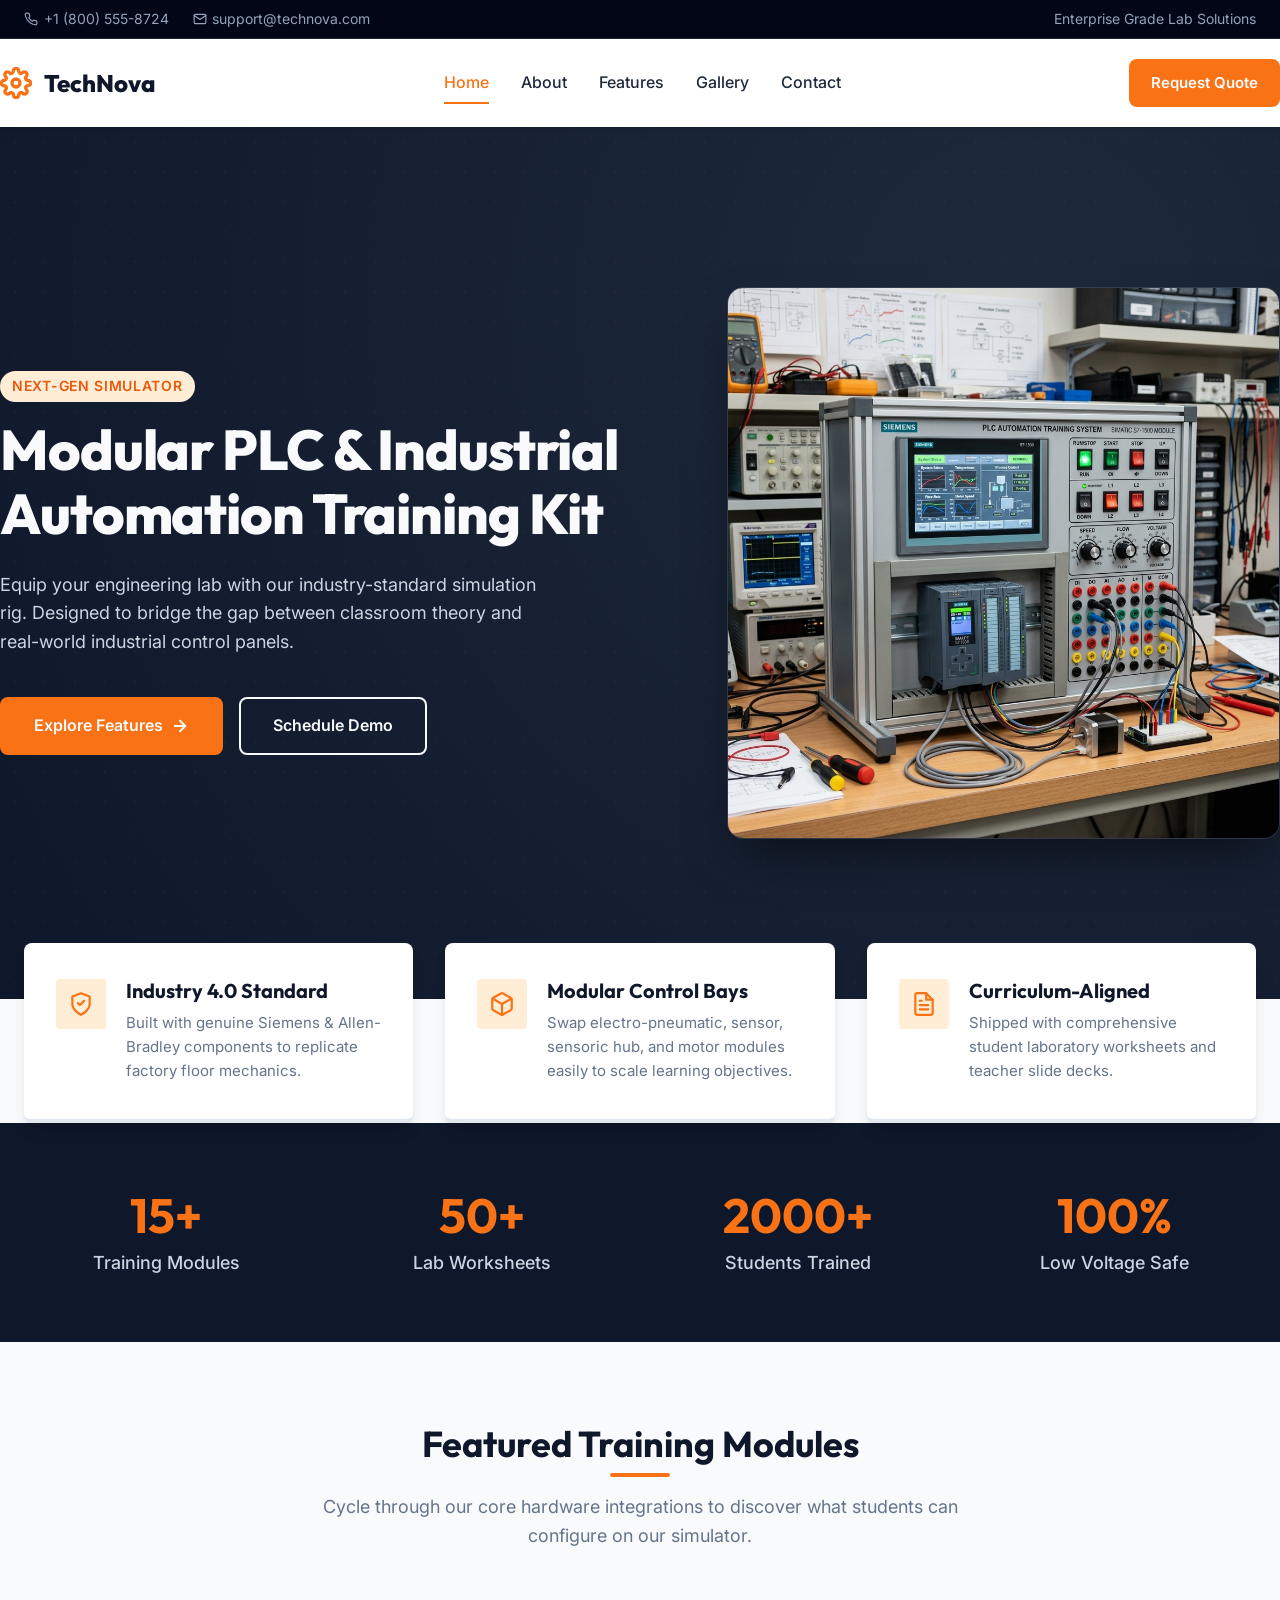
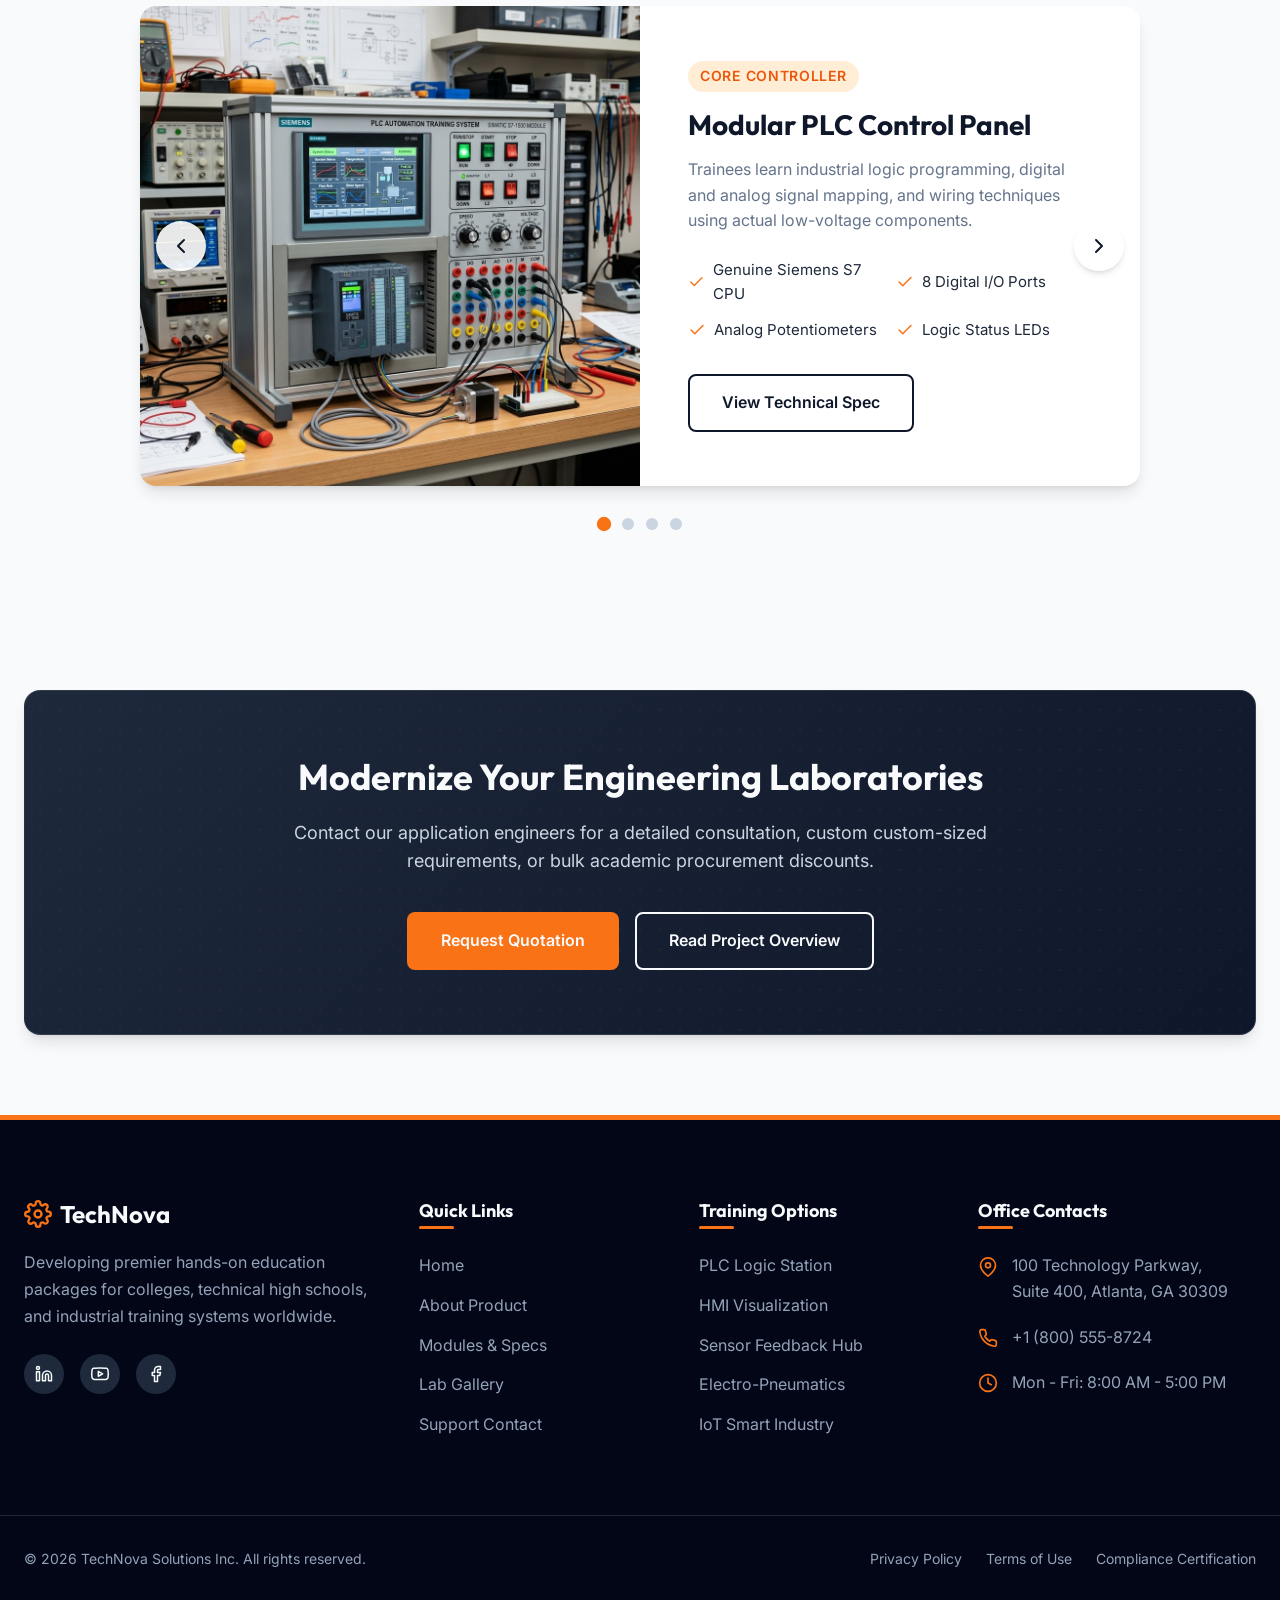
<file: index.html>
<!DOCTYPE html>
<html lang="en">
<head>
    <meta charset="UTF-8">
    <meta name="viewport" content="width=device-width, initial-scale=1.0">
    <meta name="description" content="TechNova Industrial Training Kit - Modern PLC, HMI, Sensor and Pneumatic simulator platform for vocational colleges, engineering labs, and professional training.">
    <title>Industrial Automation & PLC Training Kit | TechNova</title>
    <!-- Stylesheet -->
    <link rel="stylesheet" href="css/style.css">
</head>
<body>

    <!-- Top Info Bar -->
    <div class="top-bar">
        <div class="container">
            <div class="top-bar-info">
                <span>
                    <!-- Phone Icon SVG -->
                    <svg xmlns="http://www.w3.org/2000/svg" width="14" height="14" viewBox="0 0 24 24" fill="none" stroke="currentColor" stroke-width="2" stroke-linecap="round" stroke-linejoin="round"><path d="M22 16.92v3a2 2 0 0 1-2.18 2 19.79 19.79 0 0 1-8.63-3.07 19.5 19.5 0 0 1-6-6 19.79 19.79 0 0 1-3.07-8.67A2 2 0 0 1 4.11 2h3a2 2 0 0 1 2 1.72 12.84 12.84 0 0 0 .7 2.81 2 2 0 0 1-.45 2.11L8.09 9.91a16 16 0 0 0 6 6l1.27-1.27a2 2 0 0 1 2.11-.45 12.84 12.84 0 0 0 2.81.7A2 2 0 0 1 22 16.92z"></path></svg>
                    +1 (800) 555-8724
                </span>
                <span>
                    <!-- Mail Icon SVG -->
                    <svg xmlns="http://www.w3.org/2000/svg" width="14" height="14" viewBox="0 0 24 24" fill="none" stroke="currentColor" stroke-width="2" stroke-linecap="round" stroke-linejoin="round"><path d="M4 4h16c1.1 0 2 .9 2 2v12c0 1.1-.9 2-2 2H4c-1.1 0-2-.9-2-2V6c0-1.1.9-2 2-2z"></path><polyline points="22,6 12,13 2,6"></polyline></svg>
                    support@technova.com
                </span>
            </div>
            <div class="top-bar-social">
                <span>Enterprise Grade Lab Solutions</span>
            </div>
        </div>
    </div>

    <!-- Header Navigation -->
    <header>
        <div class="container navbar">
            <a href="index.html" class="logo" id="headerLogo">
                <!-- Cog/Settings Icon SVG -->
                <svg xmlns="http://www.w3.org/2000/svg" width="32" height="32" viewBox="0 0 24 24" fill="none" stroke="currentColor" stroke-width="2.5" stroke-linecap="round" stroke-linejoin="round"><circle cx="12" cy="12" r="3"></circle><path d="M19.4 15a1.65 1.65 0 0 0 .33 1.82l.06.06a2 2 0 1 1-2.83 2.83l-.06-.06a1.65 1.65 0 0 0-1.82-.33 1.65 1.65 0 0 0-1 1.51V21a2 2 0 0 1-4 0v-.09A1.65 1.65 0 0 0 9 19.4a1.65 1.65 0 0 0-1.82.33l-.06.06a2 2 0 1 1-2.83-2.83l.06-.06a1.65 1.65 0 0 0 .33-1.82 1.65 1.65 0 0 0-1.51-1H3a2 2 0 0 1 0-4h.09A1.65 1.65 0 0 0 4.6 9a1.65 1.65 0 0 0-.33-1.82l-.06-.06a2 2 0 1 1 2.83-2.83l.06.06a1.65 1.65 0 0 0 1.82.33H9a1.65 1.65 0 0 0 1-1.51V3a2 2 0 0 1 4 0v.09a1.65 1.65 0 0 0 1 1.51 1.65 1.65 0 0 0 1.82-.33l.06-.06a2 2 0 1 1 2.83 2.83l-.06.06a1.65 1.65 0 0 0-.33 1.82V9a1.65 1.65 0 0 0 1.51 1H21a2 2 0 0 1 0 4h-.09a1.65 1.65 0 0 0-1.51 1z"></path></svg>
                <span>TechNova</span>
            </a>
            
            <nav class="nav-menu" id="navMenu">
                <a href="index.html" class="nav-link active">Home</a>
                <a href="about.html" class="nav-link">About</a>
                <a href="features.html" class="nav-link">Features</a>
                <a href="gallery.html" class="nav-link">Gallery</a>
                <a href="contact.html" class="nav-link">Contact</a>
            </nav>

            <div class="nav-cta">
                <a href="contact.html" class="btn btn-primary" style="padding: 0.6rem 1.25rem; font-size: 0.9375rem;">Request Quote</a>
            </div>

            <button class="hamburger" aria-label="Toggle menu" id="hamburgerMenu">
                <span></span>
                <span></span>
                <span></span>
            </button>
        </div>
    </header>

    <!-- Main Content -->
    <main>
        
        <!-- Hero Section -->
        <section class="hero">
            <div class="container hero-grid">
                <div class="hero-content">
                    <span class="badge">Next-Gen Simulator</span>
                    <h1>Modular PLC & Industrial Automation Training Kit</h1>
                    <p>Equip your engineering lab with our industry-standard simulation rig. Designed to bridge the gap between classroom theory and real-world industrial control panels.</p>
                    <div class="hero-actions">
                        <a href="features.html" class="btn btn-primary">
                            Explore Features
                            <svg xmlns="http://www.w3.org/2000/svg" width="18" height="18" viewBox="0 0 24 24" fill="none" stroke="currentColor" stroke-width="2.5" stroke-linecap="round" stroke-linejoin="round"><line x1="5" y1="12" x2="19" y2="12"></line><polyline points="12,5 19,12 12,19"></polyline></svg>
                        </a>
                        <a href="contact.html" class="btn btn-outline-white">Schedule Demo</a>
                    </div>
                </div>
                <div class="hero-image">
                    <img src="images/hero_training_kit.png" alt="TechNova Industrial PLC Automation Training Kit module showing wiring, LCD screen, switches">
                </div>
            </div>
        </section>

        <!-- Overlapping Highlights Cards -->
        <section class="container highlights-grid">
            <div class="grid grid-3">
                
                <!-- Highlight 1 -->
                <div class="highlight-card">
                    <div class="highlight-icon">
                        <!-- Shield Check Icon SVG -->
                        <svg xmlns="http://www.w3.org/2000/svg" width="24" height="24" viewBox="0 0 24 24" fill="none" stroke="currentColor" stroke-width="2" stroke-linecap="round" stroke-linejoin="round"><path d="M12 22s8-4 8-10V5l-8-3-8 3v7c0 6 8 10 8 10z"></path><path d="m9 11 2 2 4-4"></path></svg>
                    </div>
                    <div class="highlight-info">
                        <h3>Industry 4.0 Standard</h3>
                        <p>Built with genuine Siemens & Allen-Bradley components to replicate factory floor mechanics.</p>
                    </div>
                </div>

                <!-- Highlight 2 -->
                <div class="highlight-card">
                    <div class="highlight-icon">
                        <!-- Box/Layout Icon SVG -->
                        <svg xmlns="http://www.w3.org/2000/svg" width="24" height="24" viewBox="0 0 24 24" fill="none" stroke="currentColor" stroke-width="2" stroke-linecap="round" stroke-linejoin="round"><path d="M21 16V8a2 2 0 0 0-1-1.73l-7-4a2 2 0 0 0-2 0l-7 4A2 2 0 0 0 3 8v8a2 2 0 0 0 1 1.73l7 4a2 2 0 0 0 2 0l7-4A2 2 0 0 0 21 16z"></path><polyline points="3.27 6.96 12 12.01 20.73 6.96"></polyline><line x1="12" y1="22.08" x2="12" y2="12"></line></svg>
                    </div>
                    <div class="highlight-info">
                        <h3>Modular Control Bays</h3>
                        <p>Swap electro-pneumatic, sensor, sensoric hub, and motor modules easily to scale learning objectives.</p>
                    </div>
                </div>

                <!-- Highlight 3 -->
                <div class="highlight-card">
                    <div class="highlight-icon">
                        <!-- FileText Icon SVG -->
                        <svg xmlns="http://www.w3.org/2000/svg" width="24" height="24" viewBox="0 0 24 24" fill="none" stroke="currentColor" stroke-width="2" stroke-linecap="round" stroke-linejoin="round"><path d="M14 2H6a2 2 0 0 0-2 2v16a2 2 0 0 0 2 2h12a2 2 0 0 0 2-2V8z"></path><polyline points="14 2 14 8 20 8"></polyline><line x1="16" y1="13" x2="8" y2="13"></line><line x1="16" y1="17" x2="8" y2="17"></line><polyline points="10 9 9 9 8 9"></polyline></svg>
                    </div>
                    <div class="highlight-info">
                        <h3>Curriculum-Aligned</h3>
                        <p>Shipped with comprehensive student laboratory worksheets and teacher slide decks.</p>
                    </div>
                </div>

            </div>
        </section>

        <!-- Stats Section -->
        <section class="section stats">
            <div class="container stats-grid">
                <div class="stat-item">
                    <h3>15+</h3>
                    <p>Training Modules</p>
                </div>
                <div class="stat-item">
                    <h3>50+</h3>
                    <p>Lab Worksheets</p>
                </div>
                <div class="stat-item">
                    <h3>2000+</h3>
                    <p>Students Trained</p>
                </div>
                <div class="stat-item">
                    <h3>100%</h3>
                    <p>Low Voltage Safe</p>
                </div>
            </div>
        </section>

        <!-- Detailed Carousel / Slider Section -->
        <section class="section slider-section">
            <div class="container">
                <div class="section-header">
                    <h2>Featured Training Modules</h2>
                    <p>Cycle through our core hardware integrations to discover what students can configure on our simulator.</p>
                </div>

                <!-- Slider Wrapper -->
                <div class="slider-container" tabindex="0">
                    <div class="slider-wrapper">
                        
                        <!-- Slide 1 -->
                        <div class="slide">
                            <div class="slide-image-wrapper">
                                <img src="images/hero_training_kit.png" alt="PLC Control Panel Module">
                            </div>
                            <div class="slide-content">
                                <span class="badge" style="width: fit-content;">Core Controller</span>
                                <h3>Modular PLC Control Panel</h3>
                                <p>Trainees learn industrial logic programming, digital and analog signal mapping, and wiring techniques using actual low-voltage components.</p>
                                <ul class="slide-features-list">
                                    <li>
                                        <svg xmlns="http://www.w3.org/2000/svg" width="16" height="16" viewBox="0 0 24 24" fill="none" stroke="currentColor" stroke-width="2" stroke-linecap="round" stroke-linejoin="round"><polyline points="20 6 9 17 4 12"></polyline></svg>
                                        Genuine Siemens S7 CPU
                                    </li>
                                    <li>
                                        <svg xmlns="http://www.w3.org/2000/svg" width="16" height="16" viewBox="0 0 24 24" fill="none" stroke="currentColor" stroke-width="2" stroke-linecap="round" stroke-linejoin="round"><polyline points="20 6 9 17 4 12"></polyline></svg>
                                        8 Digital I/O Ports
                                    </li>
                                    <li>
                                        <svg xmlns="http://www.w3.org/2000/svg" width="16" height="16" viewBox="0 0 24 24" fill="none" stroke="currentColor" stroke-width="2" stroke-linecap="round" stroke-linejoin="round"><polyline points="20 6 9 17 4 12"></polyline></svg>
                                        Analog Potentiometers
                                    </li>
                                    <li>
                                        <svg xmlns="http://www.w3.org/2000/svg" width="16" height="16" viewBox="0 0 24 24" fill="none" stroke="currentColor" stroke-width="2" stroke-linecap="round" stroke-linejoin="round"><polyline points="20 6 9 17 4 12"></polyline></svg>
                                        Logic Status LEDs
                                    </li>
                                </ul>
                                <a href="features.html" class="btn btn-secondary" style="width: fit-content;">View Technical Spec</a>
                            </div>
                        </div>

                        <!-- Slide 2 -->
                        <div class="slide">
                            <div class="slide-image-wrapper">
                                <img src="images/gallery_hmi.png" alt="HMI Touchscreen Station">
                            </div>
                            <div class="slide-content">
                                <span class="badge" style="width: fit-content;">Visualization</span>
                                <h3>Touchscreen HMI Interface Station</h3>
                                <p>Teaches human-machine interface assembly, modbus mapping, touchscreen dashboard layout, and alarm indicator configuration.</p>
                                <ul class="slide-features-list">
                                    <li>
                                        <svg xmlns="http://www.w3.org/2000/svg" width="16" height="16" viewBox="0 0 24 24" fill="none" stroke="currentColor" stroke-width="2" stroke-linecap="round" stroke-linejoin="round"><polyline points="20 6 9 17 4 12"></polyline></svg>
                                        7" LCD Touch Screen
                                    </li>
                                    <li>
                                        <svg xmlns="http://www.w3.org/2000/svg" width="16" height="16" viewBox="0 0 24 24" fill="none" stroke="currentColor" stroke-width="2" stroke-linecap="round" stroke-linejoin="round"><polyline points="20 6 9 17 4 12"></polyline></svg>
                                        EtherNet/IP & Modbus/TCP
                                    </li>
                                    <li>
                                        <svg xmlns="http://www.w3.org/2000/svg" width="16" height="16" viewBox="0 0 24 24" fill="none" stroke="currentColor" stroke-width="2" stroke-linecap="round" stroke-linejoin="round"><polyline points="20 6 9 17 4 12"></polyline></svg>
                                        SCADA Integration Ready
                                    </li>
                                    <li>
                                        <svg xmlns="http://www.w3.org/2000/svg" width="16" height="16" viewBox="0 0 24 24" fill="none" stroke="currentColor" stroke-width="2" stroke-linecap="round" stroke-linejoin="round"><polyline points="20 6 9 17 4 12"></polyline></svg>
                                        Multi-screen Layouts
                                    </li>
                                </ul>
                                <a href="features.html" class="btn btn-secondary" style="width: fit-content;">View Technical Spec</a>
                            </div>
                        </div>

                        <!-- Slide 3 -->
                        <div class="slide">
                            <div class="slide-image-wrapper">
                                <img src="images/gallery_wiring.png" alt="Sensor and Actuator Wiring">
                            </div>
                            <div class="slide-content">
                                <span class="badge" style="width: fit-content;">Feedback Arrays</span>
                                <h3>Smart Sensor & Encoder Array</h3>
                                <p>Teaches signal measurement and proximity calibration using photoelectric, capacitive, inductive, and rotational encoders.</p>
                                <ul class="slide-features-list">
                                    <li>
                                        <svg xmlns="http://www.w3.org/2000/svg" width="16" height="16" viewBox="0 0 24 24" fill="none" stroke="currentColor" stroke-width="2" stroke-linecap="round" stroke-linejoin="round"><polyline points="20 6 9 17 4 12"></polyline></svg>
                                        Proximity Sensors Grid
                                    </li>
                                    <li>
                                        <svg xmlns="http://www.w3.org/2000/svg" width="16" height="16" viewBox="0 0 24 24" fill="none" stroke="currentColor" stroke-width="2" stroke-linecap="round" stroke-linejoin="round"><polyline points="20 6 9 17 4 12"></polyline></svg>
                                        Rotary Digital Encoder
                                    </li>
                                    <li>
                                        <svg xmlns="http://www.w3.org/2000/svg" width="16" height="16" viewBox="0 0 24 24" fill="none" stroke="currentColor" stroke-width="2" stroke-linecap="round" stroke-linejoin="round"><polyline points="20 6 9 17 4 12"></polyline></svg>
                                        IO-Link Master Unit
                                    </li>
                                    <li>
                                        <svg xmlns="http://www.w3.org/2000/svg" width="16" height="16" viewBox="0 0 24 24" fill="none" stroke="currentColor" stroke-width="2" stroke-linecap="round" stroke-linejoin="round"><polyline points="20 6 9 17 4 12"></polyline></svg>
                                        DC Limit Microswitches
                                    </li>
                                </ul>
                                <a href="features.html" class="btn btn-secondary" style="width: fit-content;">View Technical Spec</a>
                            </div>
                        </div>

                        <!-- Slide 4 -->
                        <div class="slide">
                            <div class="slide-image-wrapper">
                                <img src="images/gallery_automation.png" alt="Electro-Pneumatic Simulator">
                            </div>
                            <div class="slide-content">
                                <span class="badge" style="width: fit-content;">Fluidics</span>
                                <h3>Electro-Pneumatic Assembly</h3>
                                <p>Demonstrates cylinder push-pull motion mapping, valve sequence wiring, and fluidic limit switch logic design.</p>
                                <ul class="slide-features-list">
                                    <li>
                                        <svg xmlns="http://www.w3.org/2000/svg" width="16" height="16" viewBox="0 0 24 24" fill="none" stroke="currentColor" stroke-width="2" stroke-linecap="round" stroke-linejoin="round"><polyline points="20 6 9 17 4 12"></polyline></svg>
                                        Double-Acting Cylinders
                                    </li>
                                    <li>
                                        <svg xmlns="http://www.w3.org/2000/svg" width="16" height="16" viewBox="0 0 24 24" fill="none" stroke="currentColor" stroke-width="2" stroke-linecap="round" stroke-linejoin="round"><polyline points="20 6 9 17 4 12"></polyline></svg>
                                        5/2-Way Solenoid Valves
                                    </li>
                                    <li>
                                        <svg xmlns="http://www.w3.org/2000/svg" width="16" height="16" viewBox="0 0 24 24" fill="none" stroke="currentColor" stroke-width="2" stroke-linecap="round" stroke-linejoin="round"><polyline points="20 6 9 17 4 12"></polyline></svg>
                                        Quick-Fit Fluid Connectors
                                    </li>
                                    <li>
                                        <svg xmlns="http://www.w3.org/2000/svg" width="16" height="16" viewBox="0 0 24 24" fill="none" stroke="currentColor" stroke-width="2" stroke-linecap="round" stroke-linejoin="round"><polyline points="20 6 9 17 4 12"></polyline></svg>
                                        Analog Pressure Gauge
                                    </li>
                                </ul>
                                <a href="features.html" class="btn btn-secondary" style="width: fit-content;">View Technical Spec</a>
                            </div>
                        </div>

                    </div>

                    <!-- Slide Controls -->
                    <button class="slider-btn slider-btn-prev" aria-label="Previous Slide">
                        <svg xmlns="http://www.w3.org/2000/svg" width="24" height="24" viewBox="0 0 24 24" fill="none" stroke="currentColor" stroke-width="2" stroke-linecap="round" stroke-linejoin="round"><polyline points="15 18 9 12 15 6"></polyline></svg>
                    </button>
                    <button class="slider-btn slider-btn-next" aria-label="Next Slide">
                        <svg xmlns="http://www.w3.org/2000/svg" width="24" height="24" viewBox="0 0 24 24" fill="none" stroke="currentColor" stroke-width="2" stroke-linecap="round" stroke-linejoin="round"><polyline points="9 18 15 12 9 6"></polyline></svg>
                    </button>
                </div>

                <!-- Slide Dots Indicators -->
                <div class="slider-dots"></div>
            </div>
        </section>

        <!-- Call to Action Banner -->
        <section class="section">
            <div class="container">
                <div class="home-cta">
                    <div class="cta-wrapper">
                        <h2>Modernize Your Engineering Laboratories</h2>
                        <p>Contact our application engineers for a detailed consultation, custom custom-sized requirements, or bulk academic procurement discounts.</p>
                        <div class="hero-actions">
                            <a href="contact.html" class="btn btn-primary">Request Quotation</a>
                            <a href="about.html" class="btn btn-outline-white">Read Project Overview</a>
                        </div>
                    </div>
                </div>
            </div>
        </section>

    </main>

    <!-- Footer -->
    <footer>
        <div class="container footer-grid">
            
            <!-- Column 1: Brand -->
            <div class="footer-brand">
                <h3>
                    <svg xmlns="http://www.w3.org/2000/svg" width="24" height="24" viewBox="0 0 24 24" fill="none" stroke="currentColor" stroke-width="2" stroke-linecap="round" stroke-linejoin="round"><circle cx="12" cy="12" r="3"></circle><path d="M19.4 15a1.65 1.65 0 0 0 .33 1.82l.06.06a2 2 0 1 1-2.83 2.83l-.06-.06a1.65 1.65 0 0 0-1.82-.33 1.65 1.65 0 0 0-1 1.51V21a2 2 0 0 1-4 0v-.09A1.65 1.65 0 0 0 9 19.4a1.65 1.65 0 0 0-1.82.33l-.06.06a2 2 0 1 1-2.83-2.83l.06-.06a1.65 1.65 0 0 0 .33-1.82 1.65 1.65 0 0 0-1.51-1H3a2 2 0 0 1 0-4h.09A1.65 1.65 0 0 0 4.6 9a1.65 1.65 0 0 0-.33-1.82l-.06-.06a2 2 0 1 1 2.83-2.83l.06.06a1.65 1.65 0 0 0 1.82.33H9a1.65 1.65 0 0 0 1-1.51V3a2 2 0 0 1 4 0v.09a1.65 1.65 0 0 0 1 1.51 1.65 1.65 0 0 0 1.82-.33l.06-.06a2 2 0 1 1 2.83 2.83l-.06.06a1.65 1.65 0 0 0-.33 1.82V9a1.65 1.65 0 0 0 1.51 1H21a2 2 0 0 1 0 4h-.09a1.65 1.65 0 0 0-1.51 1z"></path></svg>
                    TechNova
                </h3>
                <p>Developing premier hands-on education packages for colleges, technical high schools, and industrial training systems worldwide.</p>
                <div class="footer-socials">
                    <a href="#" aria-label="LinkedIn">
                        <svg xmlns="http://www.w3.org/2000/svg" width="18" height="18" viewBox="0 0 24 24" fill="none" stroke="currentColor" stroke-width="2" stroke-linecap="round" stroke-linejoin="round"><path d="M16 8a6 6 0 0 1 6 6v7h-4v-7a2 2 0 0 0-2-2 2 2 0 0 0-2 2v7h-4v-7a6 6 0 0 1 6-6z"></path><rect x="2" y="9" width="4" height="12"></rect><circle cx="4" cy="4" r="2"></circle></svg>
                    </a>
                    <a href="#" aria-label="YouTube">
                        <svg xmlns="http://www.w3.org/2000/svg" width="18" height="18" viewBox="0 0 24 24" fill="none" stroke="currentColor" stroke-width="2" stroke-linecap="round" stroke-linejoin="round"><path d="M22.54 6.42a2.78 2.78 0 0 0-1.94-2C18.88 4 12 4 12 4s-6.88 0-8.6.46a2.78 2.78 0 0 0-1.94 2A29 29 0 0 0 1 11.75a29 29 0 0 0 .46 5.33A2.78 2.78 0 0 0 3.4 19c1.72.46 8.6.46 8.6.46s6.88 0 8.6-.46a2.78 2.78 0 0 0 1.94-2 29 29 0 0 0 .46-5.25 29 29 0 0 0-.46-5.33z"></path><polygon points="9.75 15.02 15.5 11.75 9.75 8.48 9.75 15.02"></polygon></svg>
                    </a>
                    <a href="#" aria-label="Facebook">
                        <svg xmlns="http://www.w3.org/2000/svg" width="18" height="18" viewBox="0 0 24 24" fill="none" stroke="currentColor" stroke-width="2" stroke-linecap="round" stroke-linejoin="round"><path d="M18 2h-3a5 5 0 0 0-5 5v3H7v4h3v8h4v-8h3l1-4h-4V7a1 1 0 0 1 1-1h3z"></path></svg>
                    </a>
                </div>
            </div>

            <!-- Column 2: Navigation Links -->
            <div class="footer-links-col">
                <h4>Quick Links</h4>
                <ul>
                    <li><a href="index.html">Home</a></li>
                    <li><a href="about.html">About Product</a></li>
                    <li><a href="features.html">Modules & Specs</a></li>
                    <li><a href="gallery.html">Lab Gallery</a></li>
                    <li><a href="contact.html">Support Contact</a></li>
                </ul>
            </div>

            <!-- Column 3: Kit Modules -->
            <div class="footer-links-col">
                <h4>Training Options</h4>
                <ul>
                    <li><a href="features.html#plc">PLC Logic Station</a></li>
                    <li><a href="features.html#hmi">HMI Visualization</a></li>
                    <li><a href="features.html#sensors">Sensor Feedback Hub</a></li>
                    <li><a href="features.html#pneumatics">Electro-Pneumatics</a></li>
                    <li><a href="features.html#iot">IoT Smart Industry</a></li>
                </ul>
            </div>

            <!-- Column 4: Contact Details -->
            <div class="footer-contact-col">
                <h4>Office Contacts</h4>
                <ul class="footer-contact-info">
                    <li>
                        <svg xmlns="http://www.w3.org/2000/svg" width="18" height="18" viewBox="0 0 24 24" fill="none" stroke="currentColor" stroke-width="2" stroke-linecap="round" stroke-linejoin="round"><path d="M21 10c0 7-9 13-9 13s-9-6-9-13a9 9 0 0 1 18 0z"></path><circle cx="12" cy="10" r="3"></circle></svg>
                        <span>100 Technology Parkway,<br>Suite 400, Atlanta, GA 30309</span>
                    </li>
                    <li>
                        <svg xmlns="http://www.w3.org/2000/svg" width="18" height="18" viewBox="0 0 24 24" fill="none" stroke="currentColor" stroke-width="2" stroke-linecap="round" stroke-linejoin="round"><path d="M22 16.92v3a2 2 0 0 1-2.18 2 19.79 19.79 0 0 1-8.63-3.07 19.5 19.5 0 0 1-6-6 19.79 19.79 0 0 1-3.07-8.67A2 2 0 0 1 4.11 2h3a2 2 0 0 1 2 1.72 12.84 12.84 0 0 0 .7 2.81 2 2 0 0 1-.45 2.11L8.09 9.91a16 16 0 0 0 6 6l1.27-1.27a2 2 0 0 1 2.11-.45 12.84 12.84 0 0 0 2.81.7A2 2 0 0 1 22 16.92z"></path></svg>
                        <span>+1 (800) 555-8724</span>
                    </li>
                    <li>
                        <svg xmlns="http://www.w3.org/2000/svg" width="18" height="18" viewBox="0 0 24 24" fill="none" stroke="currentColor" stroke-width="2" stroke-linecap="round" stroke-linejoin="round"><circle cx="12" cy="12" r="10"></circle><polyline points="12 6 12 12 16 14"></polyline></svg>
                        <span>Mon - Fri: 8:00 AM - 5:00 PM</span>
                    </li>
                </ul>
            </div>

        </div>

        <!-- Bottom Copyright -->
        <div class="container footer-bottom">
            <p>&copy; 2026 TechNova Solutions Inc. All rights reserved.</p>
            <div class="footer-legal-links">
                <a href="#">Privacy Policy</a>
                <a href="#">Terms of Use</a>
                <a href="#">Compliance Certification</a>
            </div>
        </div>
    </footer>

    <!-- JavaScript script.js -->
    <script src="js/script.js"></script>
</body>
</html>
</file>
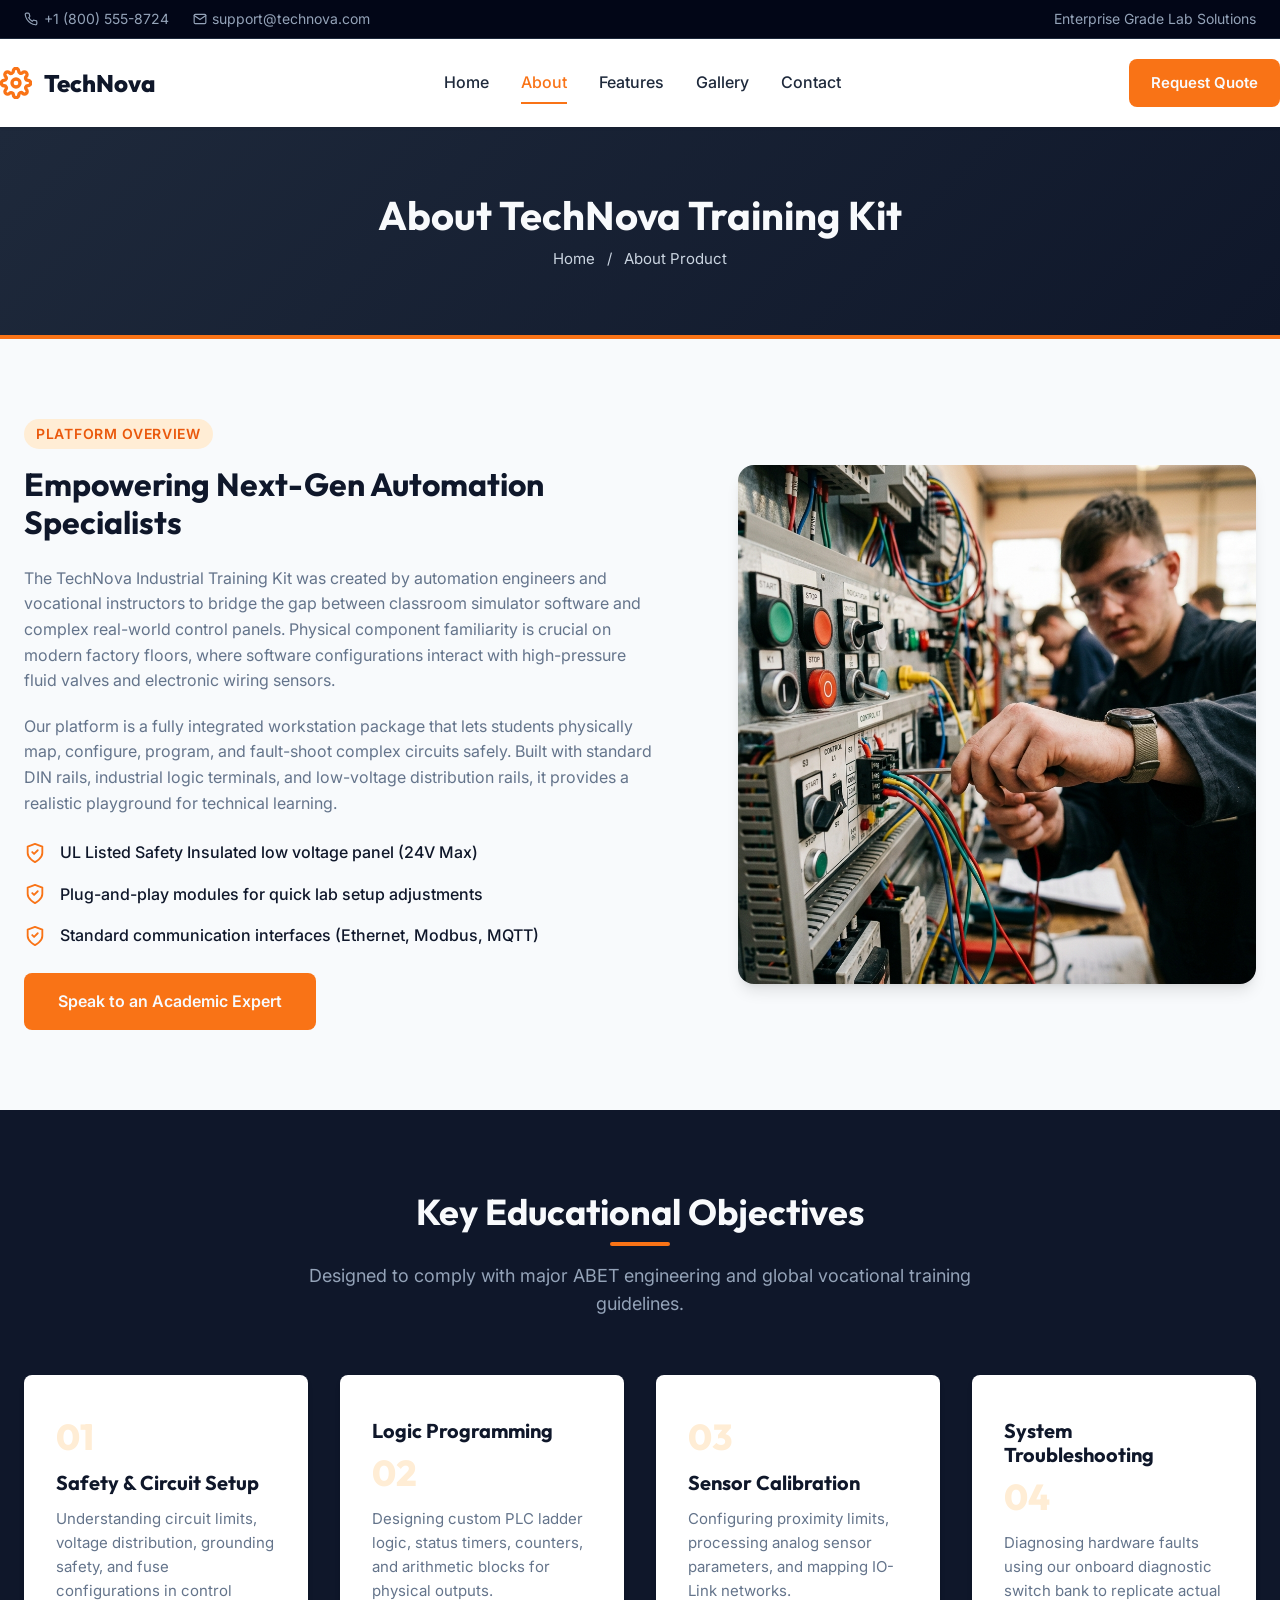
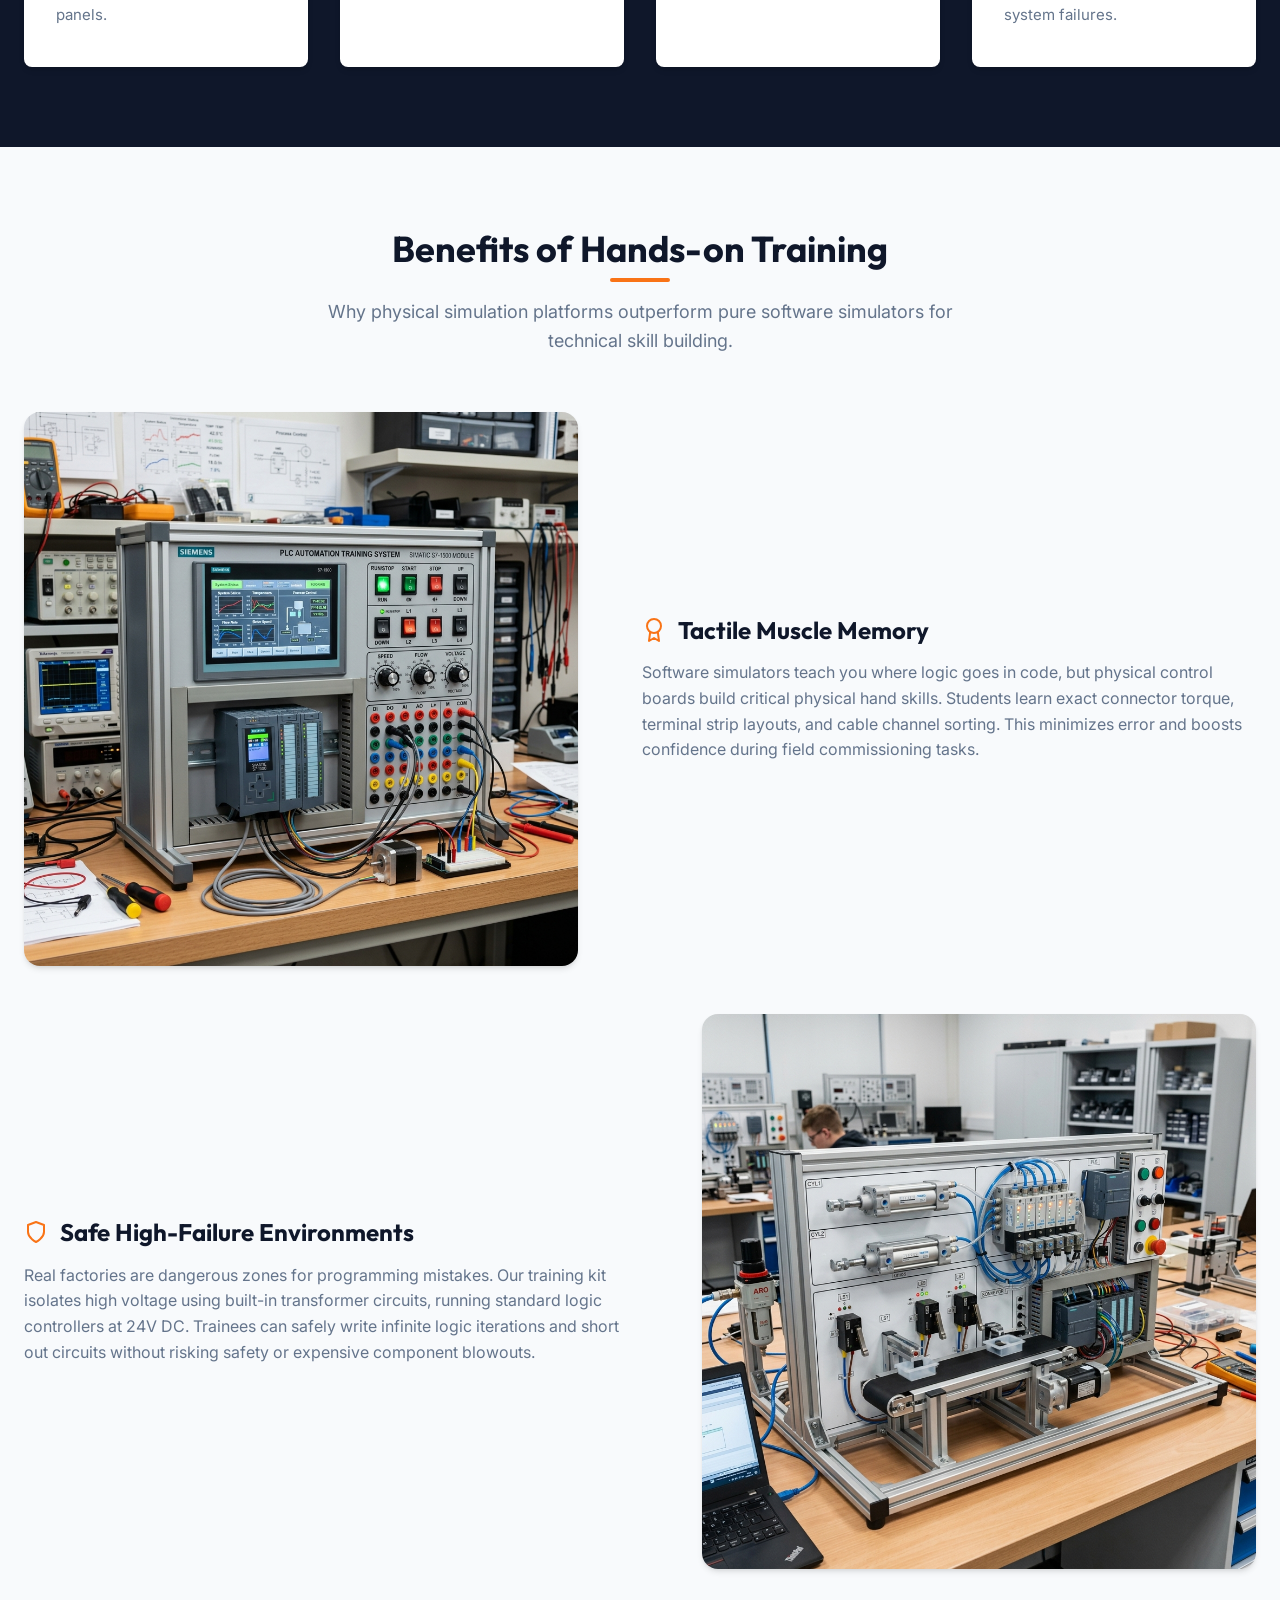
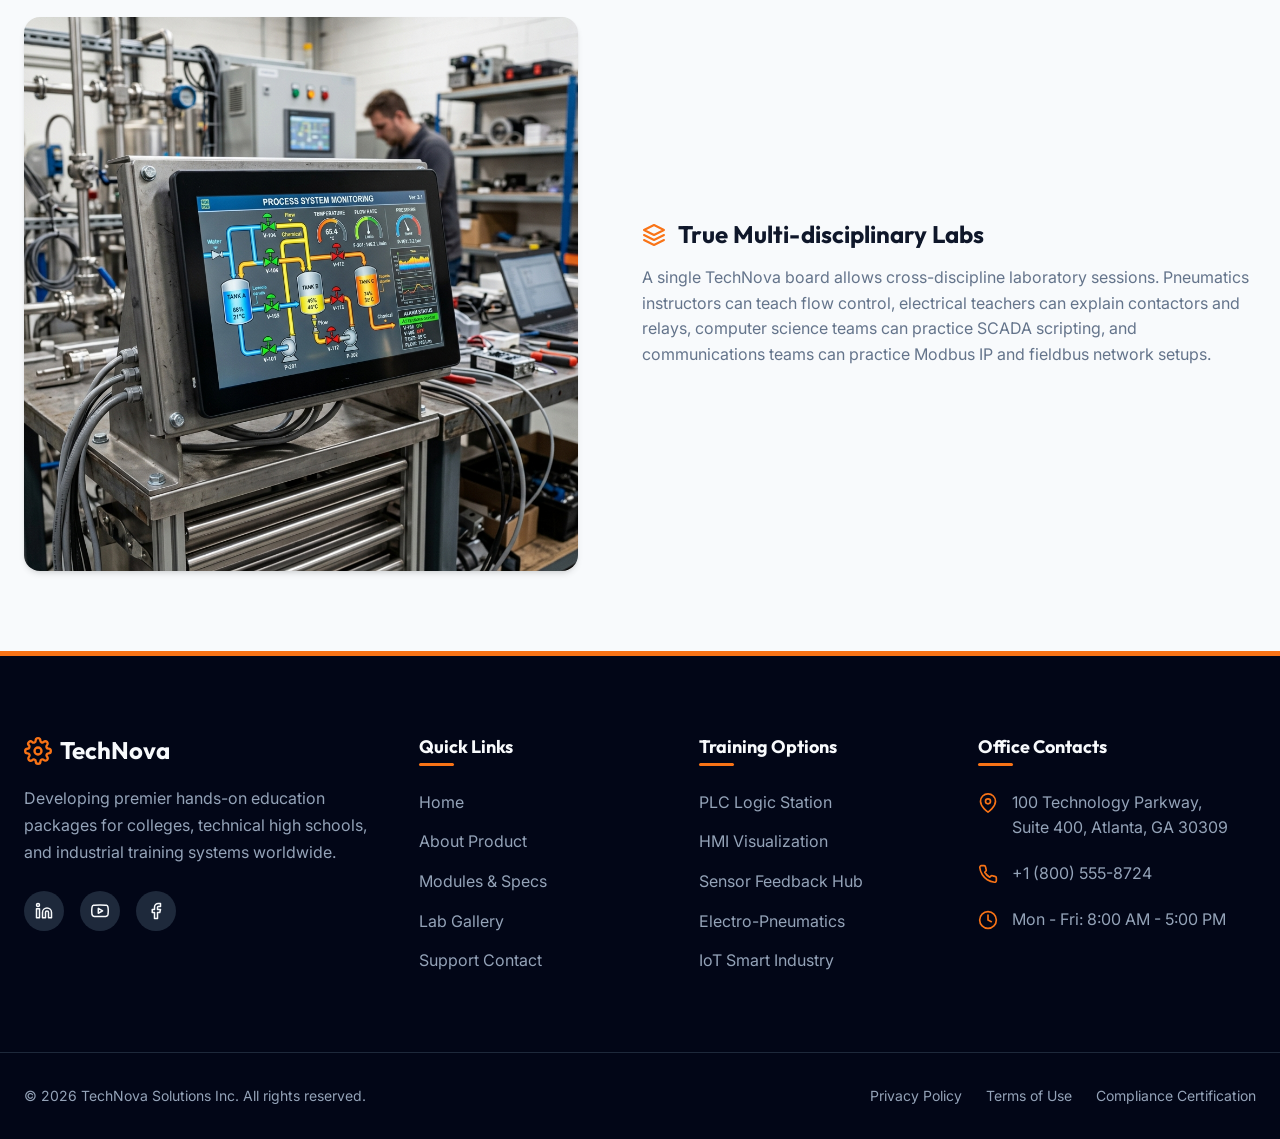
<file: about.html>
<!DOCTYPE html>
<html lang="en">
<head>
    <meta charset="UTF-8">
    <meta name="viewport" content="width=device-width, initial-scale=1.0">
    <meta name="description" content="Learn about TechNova's Industrial Training Kit, our objectives, project vision, and the physical educational benefits of industrial automation simulators.">
    <title>About the Training Kit | TechNova</title>
    <!-- Stylesheet -->
    <link rel="stylesheet" href="css/style.css">
</head>
<body>

    <!-- Top Info Bar -->
    <div class="top-bar">
        <div class="container">
            <div class="top-bar-info">
                <span>
                    <svg xmlns="http://www.w3.org/2000/svg" width="14" height="14" viewBox="0 0 24 24" fill="none" stroke="currentColor" stroke-width="2" stroke-linecap="round" stroke-linejoin="round"><path d="M22 16.92v3a2 2 0 0 1-2.18 2 19.79 19.79 0 0 1-8.63-3.07 19.5 19.5 0 0 1-6-6 19.79 19.79 0 0 1-3.07-8.67A2 2 0 0 1 4.11 2h3a2 2 0 0 1 2 1.72 12.84 12.84 0 0 0 .7 2.81 2 2 0 0 1-.45 2.11L8.09 9.91a16 16 0 0 0 6 6l1.27-1.27a2 2 0 0 1 2.11-.45 12.84 12.84 0 0 0 2.81.7A2 2 0 0 1 22 16.92z"></path></svg>
                    +1 (800) 555-8724
                </span>
                <span>
                    <svg xmlns="http://www.w3.org/2000/svg" width="14" height="14" viewBox="0 0 24 24" fill="none" stroke="currentColor" stroke-width="2" stroke-linecap="round" stroke-linejoin="round"><path d="M4 4h16c1.1 0 2 .9 2 2v12c0 1.1-.9 2-2 2H4c-1.1 0-2-.9-2-2V6c0-1.1.9-2 2-2z"></path><polyline points="22,6 12,13 2,6"></polyline></svg>
                    support@technova.com
                </span>
            </div>
            <div class="top-bar-social">
                <span>Enterprise Grade Lab Solutions</span>
            </div>
        </div>
    </div>

    <!-- Header Navigation -->
    <header>
        <div class="container navbar">
            <a href="index.html" class="logo" id="headerLogo">
                <svg xmlns="http://www.w3.org/2000/svg" width="32" height="32" viewBox="0 0 24 24" fill="none" stroke="currentColor" stroke-width="2.5" stroke-linecap="round" stroke-linejoin="round"><circle cx="12" cy="12" r="3"></circle><path d="M19.4 15a1.65 1.65 0 0 0 .33 1.82l.06.06a2 2 0 1 1-2.83 2.83l-.06-.06a1.65 1.65 0 0 0-1.82-.33 1.65 1.65 0 0 0-1 1.51V21a2 2 0 0 1-4 0v-.09A1.65 1.65 0 0 0 9 19.4a1.65 1.65 0 0 0-1.82.33l-.06.06a2 2 0 1 1-2.83-2.83l.06-.06a1.65 1.65 0 0 0 .33-1.82 1.65 1.65 0 0 0-1.51-1H3a2 2 0 0 1 0-4h.09A1.65 1.65 0 0 0 4.6 9a1.65 1.65 0 0 0-.33-1.82l-.06-.06a2 2 0 1 1 2.83-2.83l.06.06a1.65 1.65 0 0 0 1.82.33H9a1.65 1.65 0 0 0 1-1.51V3a2 2 0 0 1 4 0v.09a1.65 1.65 0 0 0 1 1.51 1.65 1.65 0 0 0 1.82-.33l.06-.06a2 2 0 1 1 2.83 2.83l-.06.06a1.65 1.65 0 0 0-.33 1.82V9a1.65 1.65 0 0 0 1.51 1H21a2 2 0 0 1 0 4h-.09a1.65 1.65 0 0 0-1.51 1z"></path></svg>
                <span>TechNova</span>
            </a>
            
            <nav class="nav-menu" id="navMenu">
                <a href="index.html" class="nav-link">Home</a>
                <a href="about.html" class="nav-link active">About</a>
                <a href="features.html" class="nav-link">Features</a>
                <a href="gallery.html" class="nav-link">Gallery</a>
                <a href="contact.html" class="nav-link">Contact</a>
            </nav>

            <div class="nav-cta">
                <a href="contact.html" class="btn btn-primary" style="padding: 0.6rem 1.25rem; font-size: 0.9375rem;">Request Quote</a>
            </div>

            <button class="hamburger" aria-label="Toggle menu" id="hamburgerMenu">
                <span></span>
                <span></span>
                <span></span>
            </button>
        </div>
    </header>

    <!-- Subpage Hero Header -->
    <section class="subpage-hero">
        <div class="container">
            <h1>About TechNova Training Kit</h1>
            <div class="subpage-breadcrumbs">
                <a href="index.html">Home</a> &nbsp;/&nbsp; <span>About Product</span>
            </div>
        </div>
    </section>

    <!-- Main Content -->
    <main>

        <!-- Project Overview -->
        <section class="section">
            <div class="container grid about-grid">
                <div class="about-content">
                    <span class="badge">Platform Overview</span>
                    <h2>Empowering Next-Gen Automation Specialists</h2>
                    <p>The TechNova Industrial Training Kit was created by automation engineers and vocational instructors to bridge the gap between classroom simulator software and complex real-world control panels. Physical component familiarity is crucial on modern factory floors, where software configurations interact with high-pressure fluid valves and electronic wiring sensors.</p>
                    <p>Our platform is a fully integrated workstation package that lets students physically map, configure, program, and fault-shoot complex circuits safely. Built with standard DIN rails, industrial logic terminals, and low-voltage distribution rails, it provides a realistic playground for technical learning.</p>
                    
                    <ul class="about-bullets">
                        <li>
                            <svg xmlns="http://www.w3.org/2000/svg" width="24" height="24" viewBox="0 0 24 24" fill="none" stroke="currentColor" stroke-width="2" stroke-linecap="round" stroke-linejoin="round"><path d="M12 22s8-4 8-10V5l-8-3-8 3v7c0 6 8 10 8 10z"></path><path d="m9 11 2 2 4-4"></path></svg>
                            UL Listed Safety Insulated low voltage panel (24V Max)
                        </li>
                        <li>
                            <svg xmlns="http://www.w3.org/2000/svg" width="24" height="24" viewBox="0 0 24 24" fill="none" stroke="currentColor" stroke-width="2" stroke-linecap="round" stroke-linejoin="round"><path d="M12 22s8-4 8-10V5l-8-3-8 3v7c0 6 8 10 8 10z"></path><path d="m9 11 2 2 4-4"></path></svg>
                            Plug-and-play modules for quick lab setup adjustments
                        </li>
                        <li>
                            <svg xmlns="http://www.w3.org/2000/svg" width="24" height="24" viewBox="0 0 24 24" fill="none" stroke="currentColor" stroke-width="2" stroke-linecap="round" stroke-linejoin="round"><path d="M12 22s8-4 8-10V5l-8-3-8 3v7c0 6 8 10 8 10z"></path><path d="m9 11 2 2 4-4"></path></svg>
                            Standard communication interfaces (Ethernet, Modbus, MQTT)
                        </li>
                    </ul>

                    <a href="contact.html" class="btn btn-primary">Speak to an Academic Expert</a>
                </div>
                <div class="about-image">
                    <img src="images/gallery_wiring.png" alt="Engineering student wiring a control switch module">
                </div>
            </div>
        </section>

        <!-- Course & Learning Objectives -->
        <section class="section section-bg-dark">
            <div class="container">
                <div class="section-header">
                    <h2>Key Educational Objectives</h2>
                    <p>Designed to comply with major ABET engineering and global vocational training guidelines.</p>
                </div>

                <div class="grid grid-4 objectives-grid">
                    
                    <!-- Objective 1 -->
                    <div class="objective-card">
                        <div class="objective-num">01</div>
                        <h3>Safety & Circuit Setup</h3>
                        <p>Understanding circuit limits, voltage distribution, grounding safety, and fuse configurations in control panels.</p>
                    </div>

                    <!-- Objective 2 -->
                    <div class="objective-card">
                        <h3>Logic Programming</h3>
                        <div class="objective-num" style="order: -1;">02</div>
                        <p>Designing custom PLC ladder logic, status timers, counters, and arithmetic blocks for physical outputs.</p>
                    </div>

                    <!-- Objective 3 -->
                    <div class="objective-card">
                        <div class="objective-num">03</div>
                        <h3>Sensor Calibration</h3>
                        <p>Configuring proximity limits, processing analog sensor parameters, and mapping IO-Link networks.</p>
                    </div>

                    <!-- Objective 4 -->
                    <div class="objective-card">
                        <h3>System Troubleshooting</h3>
                        <div class="objective-num" style="order: -1;">04</div>
                        <p>Diagnosing hardware faults using our onboard diagnostic switch bank to replicate actual system failures.</p>
                    </div>

                </div>
            </div>
        </section>

        <!-- Benefits of Industrial Training Kit -->
        <section class="section">
            <div class="container">
                <div class="section-header">
                    <h2>Benefits of Hands-on Training</h2>
                    <p>Why physical simulation platforms outperform pure software simulators for technical skill building.</p>
                </div>

                <div class="benefits-wrapper">
                    
                    <!-- Row 1 -->
                    <div class="benefit-row">
                        <div class="benefit-img-wrapper">
                            <img src="images/hero_training_kit.png" alt="Siemens PLC Module close-up">
                        </div>
                        <div class="benefit-text-wrapper">
                            <h3>
                                <!-- Award Icon SVG -->
                                <svg xmlns="http://www.w3.org/2000/svg" width="24" height="24" viewBox="0 0 24 24" fill="none" stroke="currentColor" stroke-width="2" stroke-linecap="round" stroke-linejoin="round"><circle cx="12" cy="8" r="7"></circle><polyline points="8.21 13.89 7 23 12 20 17 23 15.79 13.88"></polyline></svg>
                                Tactile Muscle Memory
                            </h3>
                            <p>Software simulators teach you where logic goes in code, but physical control boards build critical physical hand skills. Students learn exact connector torque, terminal strip layouts, and cable channel sorting. This minimizes error and boosts confidence during field commissioning tasks.</p>
                        </div>
                    </div>

                    <!-- Row 2 -->
                    <div class="benefit-row benefit-row-reverse">
                        <div class="benefit-img-wrapper">
                            <img src="images/gallery_automation.png" alt="Pneumatics modular cylinder block">
                        </div>
                        <div class="benefit-text-wrapper">
                            <h3>
                                <!-- Shield Icon SVG -->
                                <svg xmlns="http://www.w3.org/2000/svg" width="24" height="24" viewBox="0 0 24 24" fill="none" stroke="currentColor" stroke-width="2" stroke-linecap="round" stroke-linejoin="round"><path d="M12 22s8-4 8-10V5l-8-3-8 3v7c0 6 8 10 8 10z"></path></svg>
                                Safe High-Failure Environments
                            </h3>
                            <p>Real factories are dangerous zones for programming mistakes. Our training kit isolates high voltage using built-in transformer circuits, running standard logic controllers at 24V DC. Trainees can safely write infinite logic iterations and short out circuits without risking safety or expensive component blowouts.</p>
                        </div>
                    </div>

                    <!-- Row 3 -->
                    <div class="benefit-row">
                        <div class="benefit-img-wrapper">
                            <img src="images/gallery_hmi.png" alt="HMI Touch Panel displaying telemetry">
                        </div>
                        <div class="benefit-text-wrapper">
                            <h3>
                                <!-- Layers Icon SVG -->
                                <svg xmlns="http://www.w3.org/2000/svg" width="24" height="24" viewBox="0 0 24 24" fill="none" stroke="currentColor" stroke-width="2" stroke-linecap="round" stroke-linejoin="round"><polygon points="12 2 2 7 12 12 22 7 12 2"></polygon><polyline points="2 17 12 22 22 17"></polyline><polyline points="2 12 12 17 22 12"></polyline></svg>
                                True Multi-disciplinary Labs
                            </h3>
                            <p>A single TechNova board allows cross-discipline laboratory sessions. Pneumatics instructors can teach flow control, electrical teachers can explain contactors and relays, computer science teams can practice SCADA scripting, and communications teams can practice Modbus IP and fieldbus network setups.</p>
                        </div>
                    </div>

                </div>
            </div>
        </section>

    </main>

    <!-- Footer -->
    <footer>
        <div class="container footer-grid">
            <div class="footer-brand">
                <h3>
                    <svg xmlns="http://www.w3.org/2000/svg" width="24" height="24" viewBox="0 0 24 24" fill="none" stroke="currentColor" stroke-width="2" stroke-linecap="round" stroke-linejoin="round"><circle cx="12" cy="12" r="3"></circle><path d="M19.4 15a1.65 1.65 0 0 0 .33 1.82l.06.06a2 2 0 1 1-2.83 2.83l-.06-.06a1.65 1.65 0 0 0-1.82-.33 1.65 1.65 0 0 0-1 1.51V21a2 2 0 0 1-4 0v-.09A1.65 1.65 0 0 0 9 19.4a1.65 1.65 0 0 0-1.82.33l-.06.06a2 2 0 1 1-2.83-2.83l.06-.06a1.65 1.65 0 0 0 .33-1.82 1.65 1.65 0 0 0-1.51-1H3a2 2 0 0 1 0-4h.09A1.65 1.65 0 0 0 4.6 9a1.65 1.65 0 0 0-.33-1.82l-.06-.06a2 2 0 1 1 2.83-2.83l.06.06a1.65 1.65 0 0 0 1.82.33H9a1.65 1.65 0 0 0 1-1.51V3a2 2 0 0 1 4 0v.09a1.65 1.65 0 0 0 1 1.51 1.65 1.65 0 0 0 1.82-.33l.06-.06a2 2 0 1 1 2.83 2.83l-.06.06a1.65 1.65 0 0 0-.33 1.82V9a1.65 1.65 0 0 0 1.51 1H21a2 2 0 0 1 0 4h-.09a1.65 1.65 0 0 0-1.51 1z"></path></svg>
                    TechNova
                </h3>
                <p>Developing premier hands-on education packages for colleges, technical high schools, and industrial training systems worldwide.</p>
                <div class="footer-socials">
                    <a href="#" aria-label="LinkedIn">
                        <svg xmlns="http://www.w3.org/2000/svg" width="18" height="18" viewBox="0 0 24 24" fill="none" stroke="currentColor" stroke-width="2" stroke-linecap="round" stroke-linejoin="round"><path d="M16 8a6 6 0 0 1 6 6v7h-4v-7a2 2 0 0 0-2-2 2 2 0 0 0-2 2v7h-4v-7a6 6 0 0 1 6-6z"></path><rect x="2" y="9" width="4" height="12"></rect><circle cx="4" cy="4" r="2"></circle></svg>
                    </a>
                    <a href="#" aria-label="YouTube">
                        <svg xmlns="http://www.w3.org/2000/svg" width="18" height="18" viewBox="0 0 24 24" fill="none" stroke="currentColor" stroke-width="2" stroke-linecap="round" stroke-linejoin="round"><path d="M22.54 6.42a2.78 2.78 0 0 0-1.94-2C18.88 4 12 4 12 4s-6.88 0-8.6.46a2.78 2.78 0 0 0-1.94 2A29 29 0 0 0 1 11.75a29 29 0 0 0 .46 5.33A2.78 2.78 0 0 0 3.4 19c1.72.46 8.6.46 8.6.46s6.88 0 8.6-.46a2.78 2.78 0 0 0 1.94-2 29 29 0 0 0 .46-5.25 29 29 0 0 0-.46-5.33z"></path><polygon points="9.75 15.02 15.5 11.75 9.75 8.48 9.75 15.02"></polygon></svg>
                    </a>
                    <a href="#" aria-label="Facebook">
                        <svg xmlns="http://www.w3.org/2000/svg" width="18" height="18" viewBox="0 0 24 24" fill="none" stroke="currentColor" stroke-width="2" stroke-linecap="round" stroke-linejoin="round"><path d="M18 2h-3a5 5 0 0 0-5 5v3H7v4h3v8h4v-8h3l1-4h-4V7a1 1 0 0 1 1-1h3z"></path></svg>
                    </a>
                </div>
            </div>

            <div class="footer-links-col">
                <h4>Quick Links</h4>
                <ul>
                    <li><a href="index.html">Home</a></li>
                    <li><a href="about.html">About Product</a></li>
                    <li><a href="features.html">Modules & Specs</a></li>
                    <li><a href="gallery.html">Lab Gallery</a></li>
                    <li><a href="contact.html">Support Contact</a></li>
                </ul>
            </div>

            <div class="footer-links-col">
                <h4>Training Options</h4>
                <ul>
                    <li><a href="features.html#plc">PLC Logic Station</a></li>
                    <li><a href="features.html#hmi">HMI Visualization</a></li>
                    <li><a href="features.html#sensors">Sensor Feedback Hub</a></li>
                    <li><a href="features.html#pneumatics">Electro-Pneumatics</a></li>
                    <li><a href="features.html#iot">IoT Smart Industry</a></li>
                </ul>
            </div>

            <div class="footer-contact-col">
                <h4>Office Contacts</h4>
                <ul class="footer-contact-info">
                    <li>
                        <svg xmlns="http://www.w3.org/2000/svg" width="18" height="18" viewBox="0 0 24 24" fill="none" stroke="currentColor" stroke-width="2" stroke-linecap="round" stroke-linejoin="round"><path d="M21 10c0 7-9 13-9 13s-9-6-9-13a9 9 0 0 1 18 0z"></path><circle cx="12" cy="10" r="3"></circle></svg>
                        <span>100 Technology Parkway,<br>Suite 400, Atlanta, GA 30309</span>
                    </li>
                    <li>
                        <svg xmlns="http://www.w3.org/2000/svg" width="18" height="18" viewBox="0 0 24 24" fill="none" stroke="currentColor" stroke-width="2" stroke-linecap="round" stroke-linejoin="round"><path d="M22 16.92v3a2 2 0 0 1-2.18 2 19.79 19.79 0 0 1-8.63-3.07 19.5 19.5 0 0 1-6-6 19.79 19.79 0 0 1-3.07-8.67A2 2 0 0 1 4.11 2h3a2 2 0 0 1 2 1.72 12.84 12.84 0 0 0 .7 2.81 2 2 0 0 1-.45 2.11L8.09 9.91a16 16 0 0 0 6 6l1.27-1.27a2 2 0 0 1 2.11-.45 12.84 12.84 0 0 0 2.81.7A2 2 0 0 1 22 16.92z"></path></svg>
                        <span>+1 (800) 555-8724</span>
                    </li>
                    <li>
                        <svg xmlns="http://www.w3.org/2000/svg" width="18" height="18" viewBox="0 0 24 24" fill="none" stroke="currentColor" stroke-width="2" stroke-linecap="round" stroke-linejoin="round"><circle cx="12" cy="12" r="10"></circle><polyline points="12 6 12 12 16 14"></polyline></svg>
                        <span>Mon - Fri: 8:00 AM - 5:00 PM</span>
                    </li>
                </ul>
            </div>
        </div>

        <div class="container footer-bottom">
            <p>&copy; 2026 TechNova Solutions Inc. All rights reserved.</p>
            <div class="footer-legal-links">
                <a href="#">Privacy Policy</a>
                <a href="#">Terms of Use</a>
                <a href="#">Compliance Certification</a>
            </div>
        </div>
    </footer>

    <!-- JavaScript script.js -->
    <script src="js/script.js"></script>
</body>
</html>
</file>
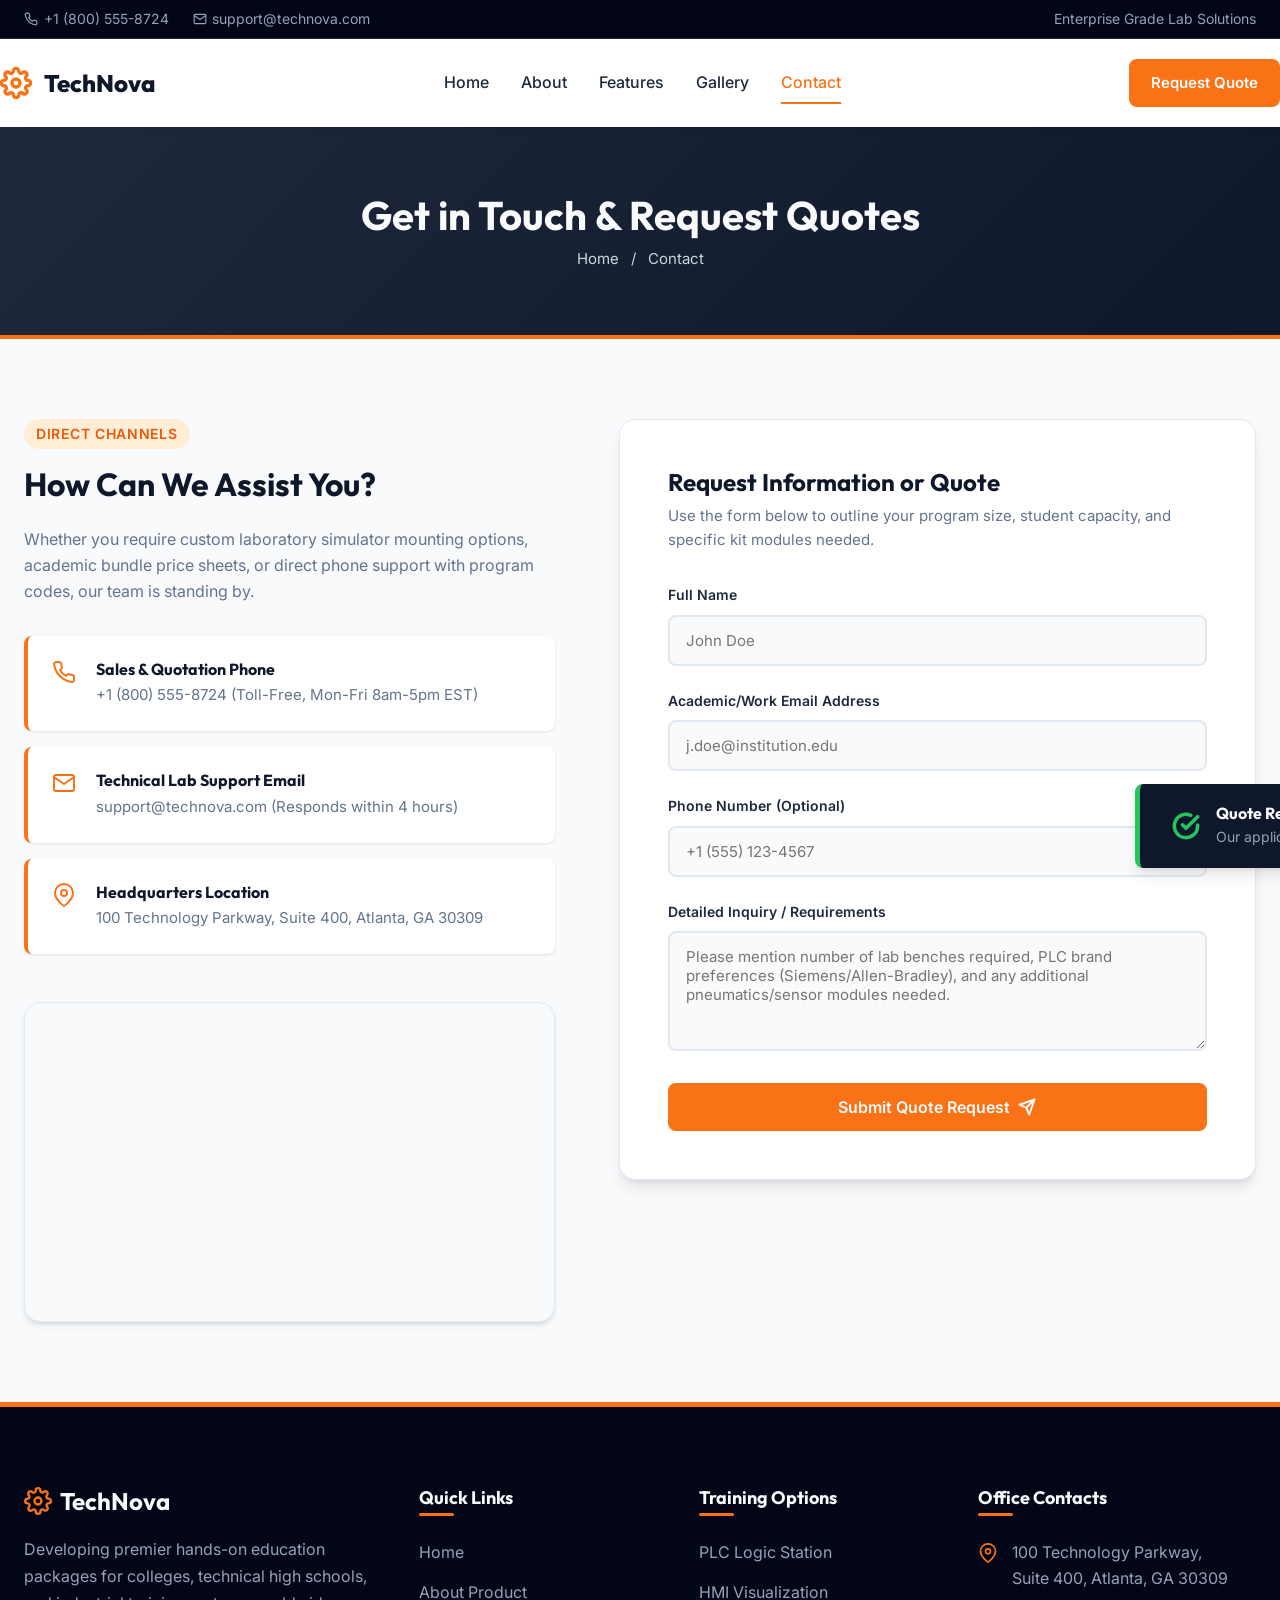
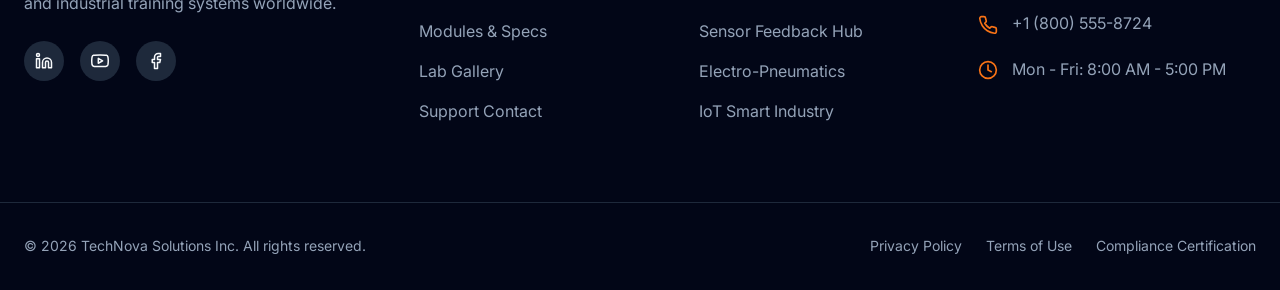
<file: contact.html>
<!DOCTYPE html>
<html lang="en">
<head>
    <meta charset="UTF-8">
    <meta name="viewport" content="width=device-width, initial-scale=1.0">
    <meta name="description" content="Contact TechNova for sales quotes, laboratory planning advice, or technical assistance regarding our Industrial PLC Training Kit.">
    <title>Contact Our Engineering Lab | TechNova</title>
    <!-- Stylesheet -->
    <link rel="stylesheet" href="css/style.css">
</head>
<body>

    <!-- Top Info Bar -->
    <div class="top-bar">
        <div class="container">
            <div class="top-bar-info">
                <span>
                    <svg xmlns="http://www.w3.org/2000/svg" width="14" height="14" viewBox="0 0 24 24" fill="none" stroke="currentColor" stroke-width="2" stroke-linecap="round" stroke-linejoin="round"><path d="M22 16.92v3a2 2 0 0 1-2.18 2 19.79 19.79 0 0 1-8.63-3.07 19.5 19.5 0 0 1-6-6 19.79 19.79 0 0 1-3.07-8.67A2 2 0 0 1 4.11 2h3a2 2 0 0 1 2 1.72 12.84 12.84 0 0 0 .7 2.81 2 2 0 0 1-.45 2.11L8.09 9.91a16 16 0 0 0 6 6l1.27-1.27a2 2 0 0 1 2.11-.45 12.84 12.84 0 0 0 2.81.7A2 2 0 0 1 22 16.92z"></path></svg>
                    +1 (800) 555-8724
                </span>
                <span>
                    <svg xmlns="http://www.w3.org/2000/svg" width="14" height="14" viewBox="0 0 24 24" fill="none" stroke="currentColor" stroke-width="2" stroke-linecap="round" stroke-linejoin="round"><path d="M4 4h16c1.1 0 2 .9 2 2v12c0 1.1-.9 2-2 2H4c-1.1 0-2-.9-2-2V6c0-1.1.9-2 2-2z"></path><polyline points="22,6 12,13 2,6"></polyline></svg>
                    support@technova.com
                </span>
            </div>
            <div class="top-bar-social">
                <span>Enterprise Grade Lab Solutions</span>
            </div>
        </div>
    </div>

    <!-- Header Navigation -->
    <header>
        <div class="container navbar">
            <a href="index.html" class="logo" id="headerLogo">
                <svg xmlns="http://www.w3.org/2000/svg" width="32" height="32" viewBox="0 0 24 24" fill="none" stroke="currentColor" stroke-width="2.5" stroke-linecap="round" stroke-linejoin="round"><circle cx="12" cy="12" r="3"></circle><path d="M19.4 15a1.65 1.65 0 0 0 .33 1.82l.06.06a2 2 0 1 1-2.83 2.83l-.06-.06a1.65 1.65 0 0 0-1.82-.33 1.65 1.65 0 0 0-1 1.51V21a2 2 0 0 1-4 0v-.09A1.65 1.65 0 0 0 9 19.4a1.65 1.65 0 0 0-1.82.33l-.06.06a2 2 0 1 1-2.83-2.83l.06-.06a1.65 1.65 0 0 0 .33-1.82 1.65 1.65 0 0 0-1.51-1H3a2 2 0 0 1 0-4h.09A1.65 1.65 0 0 0 4.6 9a1.65 1.65 0 0 0-.33-1.82l-.06-.06a2 2 0 1 1 2.83-2.83l.06.06a1.65 1.65 0 0 0 1.82.33H9a1.65 1.65 0 0 0 1-1.51V3a2 2 0 0 1 4 0v.09a1.65 1.65 0 0 0 1 1.51 1.65 1.65 0 0 0 1.82-.33l.06-.06a2 2 0 1 1 2.83 2.83l-.06.06a1.65 1.65 0 0 0-.33 1.82V9a1.65 1.65 0 0 0 1.51 1H21a2 2 0 0 1 0 4h-.09a1.65 1.65 0 0 0-1.51 1z"></path></svg>
                <span>TechNova</span>
            </a>
            
            <nav class="nav-menu" id="navMenu">
                <a href="index.html" class="nav-link">Home</a>
                <a href="about.html" class="nav-link">About</a>
                <a href="features.html" class="nav-link">Features</a>
                <a href="gallery.html" class="nav-link">Gallery</a>
                <a href="contact.html" class="nav-link active">Contact</a>
            </nav>

            <div class="nav-cta">
                <a href="contact.html" class="btn btn-primary" style="padding: 0.6rem 1.25rem; font-size: 0.9375rem;">Request Quote</a>
            </div>

            <button class="hamburger" aria-label="Toggle menu" id="hamburgerMenu">
                <span></span>
                <span></span>
                <span></span>
            </button>
        </div>
    </header>

    <!-- Subpage Hero Header -->
    <section class="subpage-hero">
        <div class="container">
            <h1>Get in Touch & Request Quotes</h1>
            <div class="subpage-breadcrumbs">
                <a href="index.html">Home</a> &nbsp;/&nbsp; <span>Contact</span>
            </div>
        </div>
    </section>

    <!-- Main Content -->
    <main>

        <section class="section">
            <div class="container grid contact-grid">
                
                <!-- Contact Details & Map -->
                <div class="contact-info-section">
                    <span class="badge">Direct Channels</span>
                    <h2>How Can We Assist You?</h2>
                    <p>Whether you require custom laboratory simulator mounting options, academic bundle price sheets, or direct phone support with program codes, our team is standing by.</p>

                    <div class="contact-details-list">
                        
                        <!-- Detail Card 1 -->
                        <div class="contact-detail-card">
                            <svg xmlns="http://www.w3.org/2000/svg" width="24" height="24" viewBox="0 0 24 24" fill="none" stroke="currentColor" stroke-width="2" stroke-linecap="round" stroke-linejoin="round"><path d="M22 16.92v3a2 2 0 0 1-2.18 2 19.79 19.79 0 0 1-8.63-3.07 19.5 19.5 0 0 1-6-6 19.79 19.79 0 0 1-3.07-8.67A2 2 0 0 1 4.11 2h3a2 2 0 0 1 2 1.72 12.84 12.84 0 0 0 .7 2.81 2 2 0 0 1-.45 2.11L8.09 9.91a16 16 0 0 0 6 6l1.27-1.27a2 2 0 0 1 2.11-.45 12.84 12.84 0 0 0 2.81.7A2 2 0 0 1 22 16.92z"></path></svg>
                            <div>
                                <h4>Sales & Quotation Phone</h4>
                                <p>+1 (800) 555-8724 (Toll-Free, Mon-Fri 8am-5pm EST)</p>
                            </div>
                        </div>

                        <!-- Detail Card 2 -->
                        <div class="contact-detail-card">
                            <svg xmlns="http://www.w3.org/2000/svg" width="24" height="24" viewBox="0 0 24 24" fill="none" stroke="currentColor" stroke-width="2" stroke-linecap="round" stroke-linejoin="round"><path d="M4 4h16c1.1 0 2 .9 2 2v12c0 1.1-.9 2-2 2H4c-1.1 0-2-.9-2-2V6c0-1.1.9-2 2-2z"></path><polyline points="22,6 12,13 2,6"></polyline></svg>
                            <div>
                                <h4>Technical Lab Support Email</h4>
                                <p>support@technova.com (Responds within 4 hours)</p>
                            </div>
                        </div>

                        <!-- Detail Card 3 -->
                        <div class="contact-detail-card">
                            <svg xmlns="http://www.w3.org/2000/svg" width="24" height="24" viewBox="0 0 24 24" fill="none" stroke="currentColor" stroke-width="2" stroke-linecap="round" stroke-linejoin="round"><path d="M21 10c0 7-9 13-9 13s-9-6-9-13a9 9 0 0 1 18 0z"></path><circle cx="12" cy="10" r="3"></circle></svg>
                            <div>
                                <h4>Headquarters Location</h4>
                                <p>100 Technology Parkway, Suite 400, Atlanta, GA 30309</p>
                            </div>
                        </div>

                    </div>

                    <!-- Google Map Embed Container -->
                    <div class="map-container">
                        <iframe src="https://www.google.com/maps/embed?pb=!1m18!1m12!1m3!1d106093.07823521369!2d-84.47180126786259!3d33.743509930790176!2m3!1f0!2f0!3f0!3m2!1i1024!2i768!4f13.1!3m3!1m2!1s0x88f5045df653f87b%3A0xb85d190d737d6e!2sAtlanta%2C%20GA!5e0!3m2!1sen!2sus!4v1700000000000!5m2!1sen!2sus" allowfullscreen="" loading="lazy" aria-label="Google Maps locator showing TechNova HQ in Atlanta, Georgia"></iframe>
                    </div>
                </div>

                <!-- Contact Form Wrapper -->
                <div class="contact-form-wrapper">
                    <h3>Request Information or Quote</h3>
                    <p>Use the form below to outline your program size, student capacity, and specific kit modules needed.</p>

                    <form id="contactForm" novalidate>
                        
                        <!-- Name Group -->
                        <div class="form-group">
                            <label class="form-label" for="name">Full Name</label>
                            <input class="form-control" type="text" id="name" placeholder="John Doe" autocomplete="name">
                            <span class="error-message"></span>
                        </div>

                        <!-- Email Group -->
                        <div class="form-group">
                            <label class="form-label" for="email">Academic/Work Email Address</label>
                            <input class="form-control" type="email" id="email" placeholder="j.doe@institution.edu" autocomplete="email">
                            <span class="error-message"></span>
                        </div>

                        <!-- Phone Group -->
                        <div class="form-group">
                            <label class="form-label" for="phone">Phone Number (Optional)</label>
                            <input class="form-control" type="tel" id="phone" placeholder="+1 (555) 123-4567" autocomplete="tel">
                            <span class="error-message"></span>
                        </div>

                        <!-- Message Group -->
                        <div class="form-group">
                            <label class="form-label" for="message">Detailed Inquiry / Requirements</label>
                            <textarea class="form-control" id="message" placeholder="Please mention number of lab benches required, PLC brand preferences (Siemens/Allen-Bradley), and any additional pneumatics/sensor modules needed."></textarea>
                            <span class="error-message"></span>
                        </div>

                        <!-- Submit Button -->
                        <button type="submit" class="btn btn-primary" style="width: 100%; border: none;">
                            Submit Quote Request
                            <svg xmlns="http://www.w3.org/2000/svg" width="18" height="18" viewBox="0 0 24 24" fill="none" stroke="currentColor" stroke-width="2.5" stroke-linecap="round" stroke-linejoin="round"><line x1="22" y1="2" x2="11" y2="13"></line><polygon points="22 2 15 22 11 13 2 9 22 2"></polygon></svg>
                        </button>

                    </form>
                </div>

            </div>
        </section>

    </main>

    <!-- Success Floating Toast Notification -->
    <div class="toast" id="toast" role="alert" aria-live="polite">
        <div class="toast-icon">
            <svg xmlns="http://www.w3.org/2000/svg" width="28" height="28" viewBox="0 0 24 24" fill="none" stroke="currentColor" stroke-width="3" stroke-linecap="round" stroke-linejoin="round"><path d="M22 11.08V12a10 10 0 1 1-5.93-9.14"></path><polyline points="22 4 12 14.01 9 11.01"></polyline></svg>
        </div>
        <div class="toast-content">
            <h4>Quote Request Submitted!</h4>
            <p>Our application engineering team will contact you within 24 hours.</p>
        </div>
    </div>

    <!-- Footer -->
    <footer>
        <div class="container footer-grid">
            <div class="footer-brand">
                <h3>
                    <svg xmlns="http://www.w3.org/2000/svg" width="24" height="24" viewBox="0 0 24 24" fill="none" stroke="currentColor" stroke-width="2" stroke-linecap="round" stroke-linejoin="round"><circle cx="12" cy="12" r="3"></circle><path d="M19.4 15a1.65 1.65 0 0 0 .33 1.82l.06.06a2 2 0 1 1-2.83 2.83l-.06-.06a1.65 1.65 0 0 0-1.82-.33 1.65 1.65 0 0 0-1 1.51V21a2 2 0 0 1-4 0v-.09A1.65 1.65 0 0 0 9 19.4a1.65 1.65 0 0 0-1.82.33l-.06.06a2 2 0 1 1-2.83-2.83l.06-.06a1.65 1.65 0 0 0 .33-1.82 1.65 1.65 0 0 0-1.51-1H3a2 2 0 0 1 0-4h.09A1.65 1.65 0 0 0 4.6 9a1.65 1.65 0 0 0-.33-1.82l-.06-.06a2 2 0 1 1 2.83-2.83l.06.06a1.65 1.65 0 0 0 1.82.33H9a1.65 1.65 0 0 0 1-1.51V3a2 2 0 0 1 4 0v.09a1.65 1.65 0 0 0 1 1.51 1.65 1.65 0 0 0 1.82-.33l.06-.06a2 2 0 1 1 2.83 2.83l-.06.06a1.65 1.65 0 0 0-.33 1.82V9a1.65 1.65 0 0 0 1.51 1H21a2 2 0 0 1 0 4h-.09a1.65 1.65 0 0 0-1.51 1z"></path></svg>
                    TechNova
                </h3>
                <p>Developing premier hands-on education packages for colleges, technical high schools, and industrial training systems worldwide.</p>
                <div class="footer-socials">
                    <a href="#" aria-label="LinkedIn">
                        <svg xmlns="http://www.w3.org/2000/svg" width="18" height="18" viewBox="0 0 24 24" fill="none" stroke="currentColor" stroke-width="2" stroke-linecap="round" stroke-linejoin="round"><path d="M16 8a6 6 0 0 1 6 6v7h-4v-7a2 2 0 0 0-2-2 2 2 0 0 0-2 2v7h-4v-7a6 6 0 0 1 6-6z"></path><rect x="2" y="9" width="4" height="12"></rect><circle cx="4" cy="4" r="2"></circle></svg>
                    </a>
                    <a href="#" aria-label="YouTube">
                        <svg xmlns="http://www.w3.org/2000/svg" width="18" height="18" viewBox="0 0 24 24" fill="none" stroke="currentColor" stroke-width="2" stroke-linecap="round" stroke-linejoin="round"><path d="M22.54 6.42a2.78 2.78 0 0 0-1.94-2C18.88 4 12 4 12 4s-6.88 0-8.6.46a2.78 2.78 0 0 0-1.94 2A29 29 0 0 0 1 11.75a29 29 0 0 0 .46 5.33A2.78 2.78 0 0 0 3.4 19c1.72.46 8.6.46 8.6.46s6.88 0 8.6-.46a2.78 2.78 0 0 0 1.94-2 29 29 0 0 0 .46-5.25 29 29 0 0 0-.46-5.33z"></path><polygon points="9.75 15.02 15.5 11.75 9.75 8.48 9.75 15.02"></polygon></svg>
                    </a>
                    <a href="#" aria-label="Facebook">
                        <svg xmlns="http://www.w3.org/2000/svg" width="18" height="18" viewBox="0 0 24 24" fill="none" stroke="currentColor" stroke-width="2" stroke-linecap="round" stroke-linejoin="round"><path d="M18 2h-3a5 5 0 0 0-5 5v3H7v4h3v8h4v-8h3l1-4h-4V7a1 1 0 0 1 1-1h3z"></path></svg>
                    </a>
                </div>
            </div>

            <div class="footer-links-col">
                <h4>Quick Links</h4>
                <ul>
                    <li><a href="index.html">Home</a></li>
                    <li><a href="about.html">About Product</a></li>
                    <li><a href="features.html">Modules & Specs</a></li>
                    <li><a href="gallery.html">Lab Gallery</a></li>
                    <li><a href="contact.html">Support Contact</a></li>
                </ul>
            </div>

            <div class="footer-links-col">
                <h4>Training Options</h4>
                <ul>
                    <li><a href="features.html#plc">PLC Logic Station</a></li>
                    <li><a href="features.html#hmi">HMI Visualization</a></li>
                    <li><a href="features.html#sensors">Sensor Feedback Hub</a></li>
                    <li><a href="features.html#pneumatics">Electro-Pneumatics</a></li>
                    <li><a href="features.html#iot">IoT Smart Industry</a></li>
                </ul>
            </div>

            <div class="footer-contact-col">
                <h4>Office Contacts</h4>
                <ul class="footer-contact-info">
                    <li>
                        <svg xmlns="http://www.w3.org/2000/svg" width="18" height="18" viewBox="0 0 24 24" fill="none" stroke="currentColor" stroke-width="2" stroke-linecap="round" stroke-linejoin="round"><path d="M21 10c0 7-9 13-9 13s-9-6-9-13a9 9 0 0 1 18 0z"></path><circle cx="12" cy="10" r="3"></circle></svg>
                        <span>100 Technology Parkway,<br>Suite 400, Atlanta, GA 30309</span>
                    </li>
                    <li>
                        <svg xmlns="http://www.w3.org/2000/svg" width="18" height="18" viewBox="0 0 24 24" fill="none" stroke="currentColor" stroke-width="2" stroke-linecap="round" stroke-linejoin="round"><path d="M22 16.92v3a2 2 0 0 1-2.18 2 19.79 19.79 0 0 1-8.63-3.07 19.5 19.5 0 0 1-6-6 19.79 19.79 0 0 1-3.07-8.67A2 2 0 0 1 4.11 2h3a2 2 0 0 1 2 1.72 12.84 12.84 0 0 0 .7 2.81 2 2 0 0 1-.45 2.11L8.09 9.91a16 16 0 0 0 6 6l1.27-1.27a2 2 0 0 1 2.11-.45 12.84 12.84 0 0 0 2.81.7A2 2 0 0 1 22 16.92z"></path></svg>
                        <span>+1 (800) 555-8724</span>
                    </li>
                    <li>
                        <svg xmlns="http://www.w3.org/2000/svg" width="18" height="18" viewBox="0 0 24 24" fill="none" stroke="currentColor" stroke-width="2" stroke-linecap="round" stroke-linejoin="round"><circle cx="12" cy="12" r="10"></circle><polyline points="12 6 12 12 16 14"></polyline></svg>
                        <span>Mon - Fri: 8:00 AM - 5:00 PM</span>
                    </li>
                </ul>
            </div>
        </div>

        <div class="container footer-bottom">
            <p>&copy; 2026 TechNova Solutions Inc. All rights reserved.</p>
            <div class="footer-legal-links">
                <a href="#">Privacy Policy</a>
                <a href="#">Terms of Use</a>
                <a href="#">Compliance Certification</a>
            </div>
        </div>
    </footer>

    <!-- JavaScript script.js -->
    <script src="js/script.js"></script>
</body>
</html>
</file>
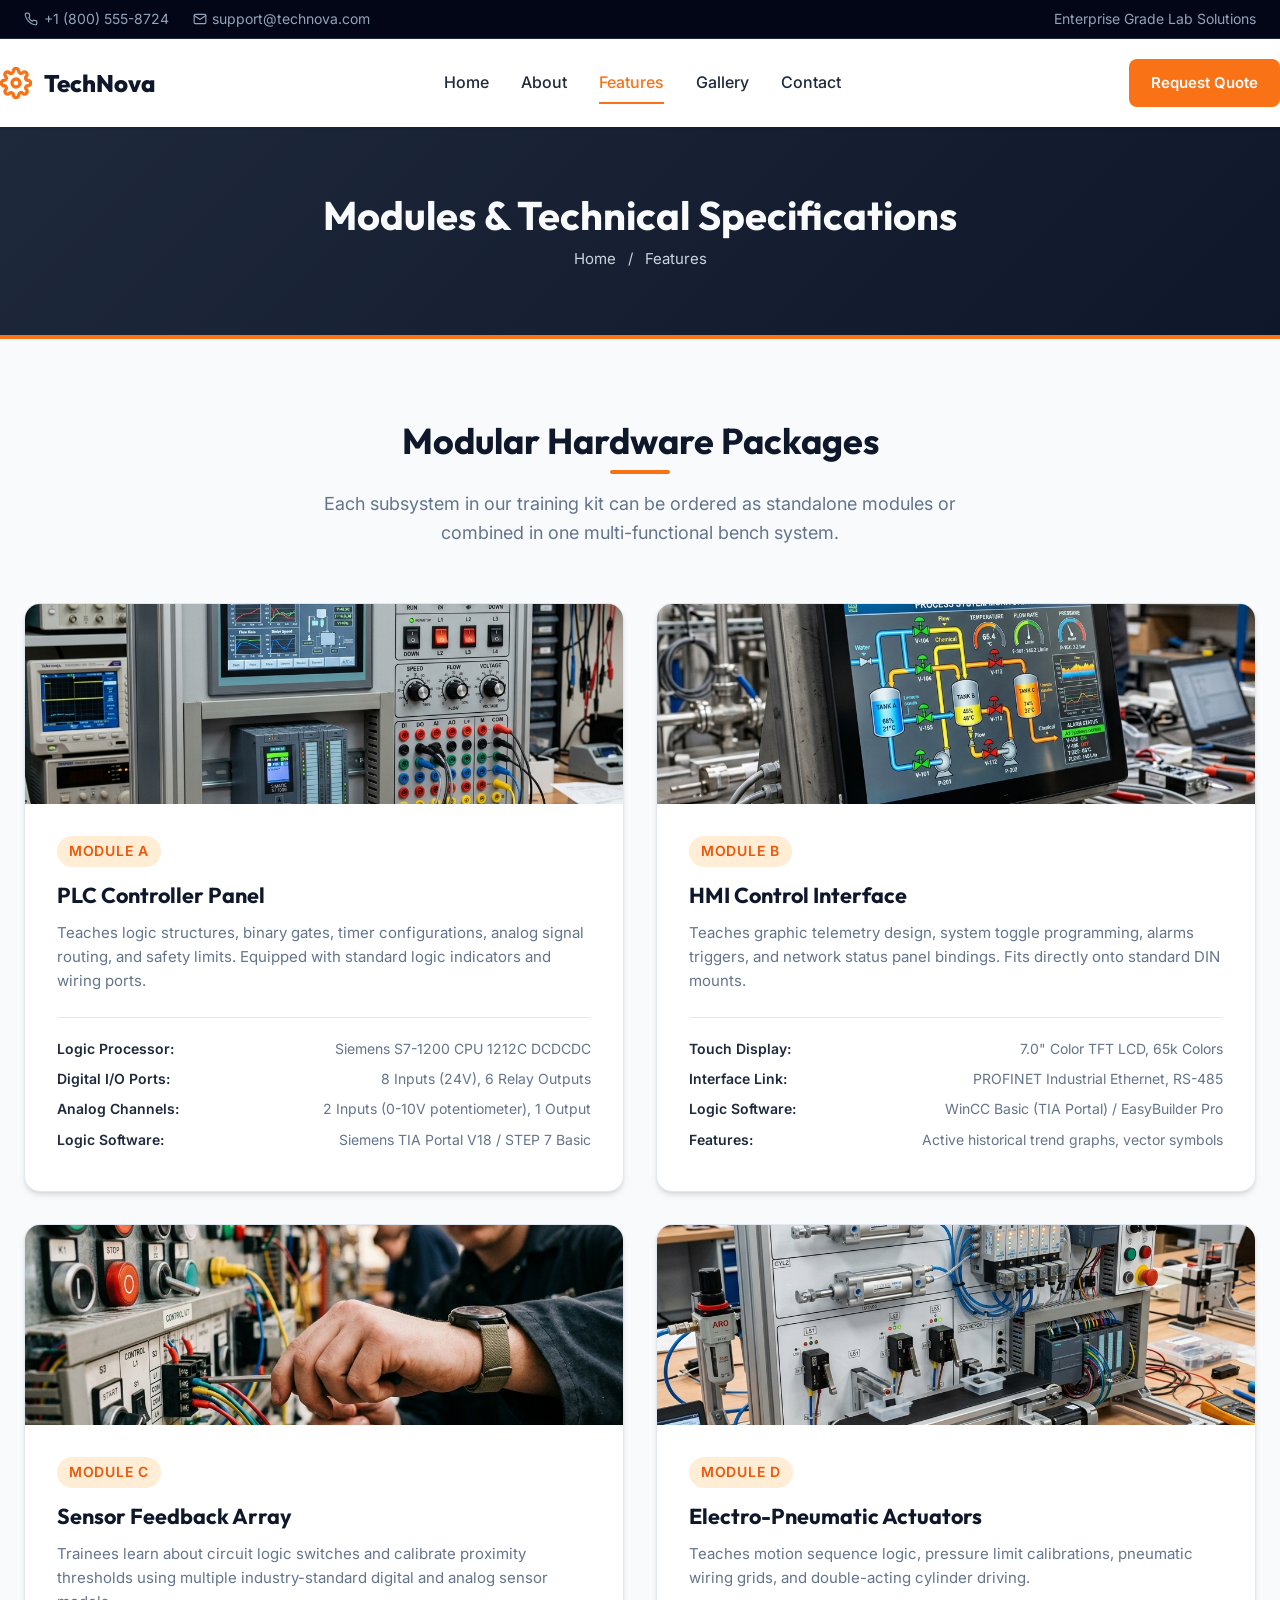
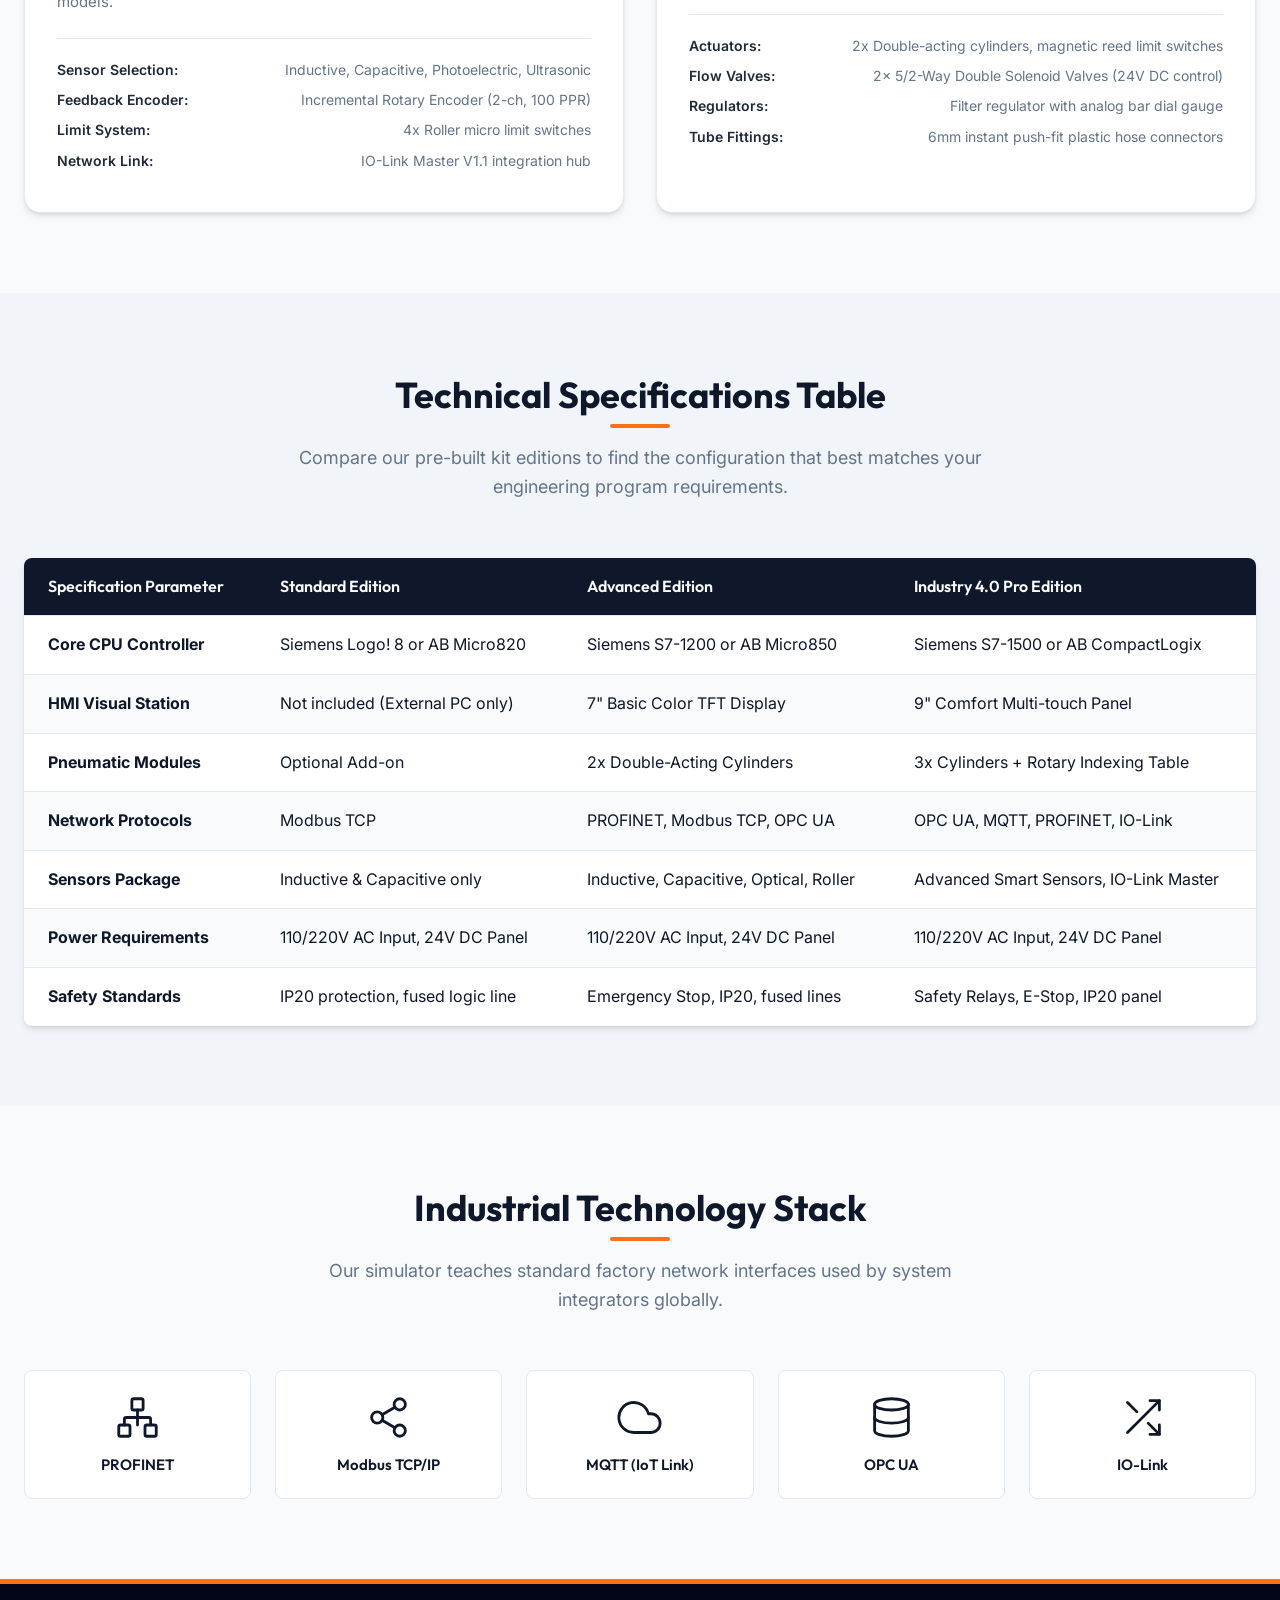
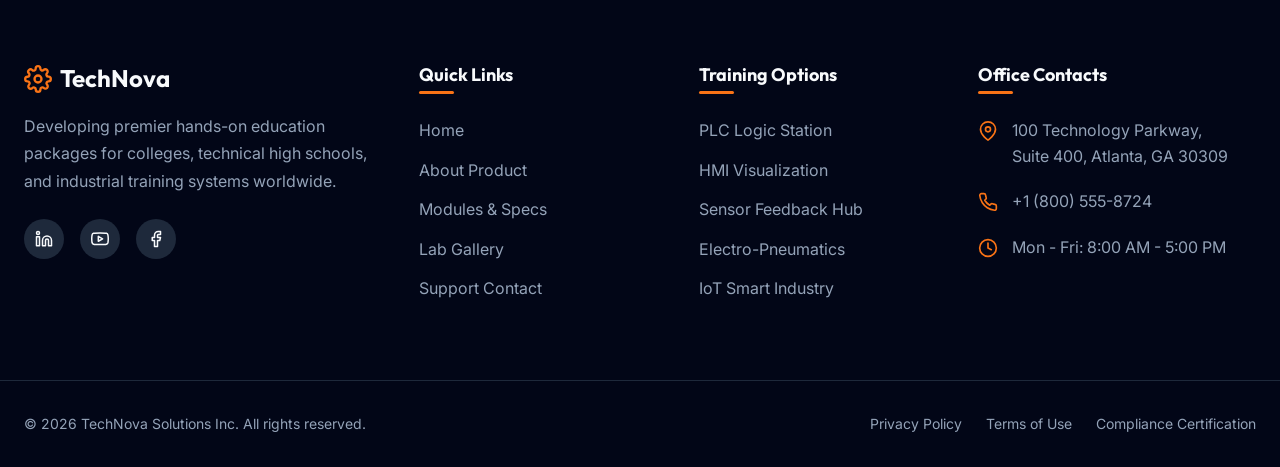
<file: features.html>
<!DOCTYPE html>
<html lang="en">
<head>
    <meta charset="UTF-8">
    <meta name="viewport" content="width=device-width, initial-scale=1.0">
    <meta name="description" content="Explore the technical modules, hardware parameters, and supported communication protocols of TechNova's Industrial Training Kit.">
    <title>Technical Features & Specifications | TechNova</title>
    <!-- Stylesheet -->
    <link rel="stylesheet" href="css/style.css">
</head>
<body>

    <!-- Top Info Bar -->
    <div class="top-bar">
        <div class="container">
            <div class="top-bar-info">
                <span>
                    <svg xmlns="http://www.w3.org/2000/svg" width="14" height="14" viewBox="0 0 24 24" fill="none" stroke="currentColor" stroke-width="2" stroke-linecap="round" stroke-linejoin="round"><path d="M22 16.92v3a2 2 0 0 1-2.18 2 19.79 19.79 0 0 1-8.63-3.07 19.5 19.5 0 0 1-6-6 19.79 19.79 0 0 1-3.07-8.67A2 2 0 0 1 4.11 2h3a2 2 0 0 1 2 1.72 12.84 12.84 0 0 0 .7 2.81 2 2 0 0 1-.45 2.11L8.09 9.91a16 16 0 0 0 6 6l1.27-1.27a2 2 0 0 1 2.11-.45 12.84 12.84 0 0 0 2.81.7A2 2 0 0 1 22 16.92z"></path></svg>
                    +1 (800) 555-8724
                </span>
                <span>
                    <svg xmlns="http://www.w3.org/2000/svg" width="14" height="14" viewBox="0 0 24 24" fill="none" stroke="currentColor" stroke-width="2" stroke-linecap="round" stroke-linejoin="round"><path d="M4 4h16c1.1 0 2 .9 2 2v12c0 1.1-.9 2-2 2H4c-1.1 0-2-.9-2-2V6c0-1.1.9-2 2-2z"></path><polyline points="22,6 12,13 2,6"></polyline></svg>
                    support@technova.com
                </span>
            </div>
            <div class="top-bar-social">
                <span>Enterprise Grade Lab Solutions</span>
            </div>
        </div>
    </div>

    <!-- Header Navigation -->
    <header>
        <div class="container navbar">
            <a href="index.html" class="logo" id="headerLogo">
                <svg xmlns="http://www.w3.org/2000/svg" width="32" height="32" viewBox="0 0 24 24" fill="none" stroke="currentColor" stroke-width="2.5" stroke-linecap="round" stroke-linejoin="round"><circle cx="12" cy="12" r="3"></circle><path d="M19.4 15a1.65 1.65 0 0 0 .33 1.82l.06.06a2 2 0 1 1-2.83 2.83l-.06-.06a1.65 1.65 0 0 0-1.82-.33 1.65 1.65 0 0 0-1 1.51V21a2 2 0 0 1-4 0v-.09A1.65 1.65 0 0 0 9 19.4a1.65 1.65 0 0 0-1.82.33l-.06.06a2 2 0 1 1-2.83-2.83l.06-.06a1.65 1.65 0 0 0 .33-1.82 1.65 1.65 0 0 0-1.51-1H3a2 2 0 0 1 0-4h.09A1.65 1.65 0 0 0 4.6 9a1.65 1.65 0 0 0-.33-1.82l-.06-.06a2 2 0 1 1 2.83-2.83l.06.06a1.65 1.65 0 0 0 1.82.33H9a1.65 1.65 0 0 0 1-1.51V3a2 2 0 0 1 4 0v.09a1.65 1.65 0 0 0 1 1.51 1.65 1.65 0 0 0 1.82-.33l.06-.06a2 2 0 1 1 2.83 2.83l-.06.06a1.65 1.65 0 0 0-.33 1.82V9a1.65 1.65 0 0 0 1.51 1H21a2 2 0 0 1 0 4h-.09a1.65 1.65 0 0 0-1.51 1z"></path></svg>
                <span>TechNova</span>
            </a>
            
            <nav class="nav-menu" id="navMenu">
                <a href="index.html" class="nav-link">Home</a>
                <a href="about.html" class="nav-link">About</a>
                <a href="features.html" class="nav-link active">Features</a>
                <a href="gallery.html" class="nav-link">Gallery</a>
                <a href="contact.html" class="nav-link">Contact</a>
            </nav>

            <div class="nav-cta">
                <a href="contact.html" class="btn btn-primary" style="padding: 0.6rem 1.25rem; font-size: 0.9375rem;">Request Quote</a>
            </div>

            <button class="hamburger" aria-label="Toggle menu" id="hamburgerMenu">
                <span></span>
                <span></span>
                <span></span>
            </button>
        </div>
    </header>

    <!-- Subpage Hero Header -->
    <section class="subpage-hero">
        <div class="container">
            <h1>Modules & Technical Specifications</h1>
            <div class="subpage-breadcrumbs">
                <a href="index.html">Home</a> &nbsp;/&nbsp; <span>Features</span>
            </div>
        </div>
    </section>

    <!-- Main Content -->
    <main>

        <!-- Technical Training Modules -->
        <section class="section">
            <div class="container">
                <div class="section-header">
                    <h2>Modular Hardware Packages</h2>
                    <p>Each subsystem in our training kit can be ordered as standalone modules or combined in one multi-functional bench system.</p>
                </div>

                <div class="grid grid-2 modules-grid">
                    
                    <!-- Module 1 -->
                    <div class="module-card" id="plc">
                        <div class="module-card-img">
                            <img src="images/hero_training_kit.png" alt="Programmable Logic Controller Panel">
                        </div>
                        <div class="module-card-body">
                            <span class="badge">Module A</span>
                            <h3>PLC Controller Panel</h3>
                            <p>Teaches logic structures, binary gates, timer configurations, analog signal routing, and safety limits. Equipped with standard logic indicators and wiring ports.</p>
                            <ul class="module-specs">
                                <li><span>Logic Processor:</span> <span>Siemens S7-1200 CPU 1212C DCDCDC</span></li>
                                <li><span>Digital I/O Ports:</span> <span>8 Inputs (24V), 6 Relay Outputs</span></li>
                                <li><span>Analog Channels:</span> <span>2 Inputs (0-10V potentiometer), 1 Output</span></li>
                                <li><span>Logic Software:</span> <span>Siemens TIA Portal V18 / STEP 7 Basic</span></li>
                            </ul>
                        </div>
                    </div>

                    <!-- Module 2 -->
                    <div class="module-card" id="hmi">
                        <div class="module-card-img">
                            <img src="images/gallery_hmi.png" alt="Industrial Touchscreen HMI Panel">
                        </div>
                        <div class="module-card-body">
                            <span class="badge">Module B</span>
                            <h3>HMI Control Interface</h3>
                            <p>Teaches graphic telemetry design, system toggle programming, alarms triggers, and network status panel bindings. Fits directly onto standard DIN mounts.</p>
                            <ul class="module-specs">
                                <li><span>Touch Display:</span> <span>7.0" Color TFT LCD, 65k Colors</span></li>
                                <li><span>Interface Link:</span> <span>PROFINET Industrial Ethernet, RS-485</span></li>
                                <li><span>Logic Software:</span> <span>WinCC Basic (TIA Portal) / EasyBuilder Pro</span></li>
                                <li><span>Features:</span> <span>Active historical trend graphs, vector symbols</span></li>
                            </ul>
                        </div>
                    </div>

                    <!-- Module 3 -->
                    <div class="module-card" id="sensors">
                        <div class="module-card-img">
                            <img src="images/gallery_wiring.png" alt="Optical and Proximity Sensors Panel">
                        </div>
                        <div class="module-card-body">
                            <span class="badge">Module C</span>
                            <h3>Sensor Feedback Array</h3>
                            <p>Trainees learn about circuit logic switches and calibrate proximity thresholds using multiple industry-standard digital and analog sensor models.</p>
                            <ul class="module-specs">
                                <li><span>Sensor Selection:</span> <span>Inductive, Capacitive, Photoelectric, Ultrasonic</span></li>
                                <li><span>Feedback Encoder:</span> <span>Incremental Rotary Encoder (2-ch, 100 PPR)</span></li>
                                <li><span>Limit System:</span> <span>4x Roller micro limit switches</span></li>
                                <li><span>Network Link:</span> <span>IO-Link Master V1.1 integration hub</span></li>
                            </ul>
                        </div>
                    </div>

                    <!-- Module 4 -->
                    <div class="module-card" id="pneumatics">
                        <div class="module-card-img">
                            <img src="images/gallery_automation.png" alt="Electro-Pneumatics cylinder modules">
                        </div>
                        <div class="module-card-body">
                            <span class="badge">Module D</span>
                            <h3>Electro-Pneumatic Actuators</h3>
                            <p>Teaches motion sequence logic, pressure limit calibrations, pneumatic wiring grids, and double-acting cylinder driving.</p>
                            <ul class="module-specs">
                                <li><span>Actuators:</span> <span>2x Double-acting cylinders, magnetic reed limit switches</span></li>
                                <li><span>Flow Valves:</span> <span>2x 5/2-Way Double Solenoid Valves (24V DC control)</span></li>
                                <li><span>Regulators:</span> <span>Filter regulator with analog bar dial gauge</span></li>
                                <li><span>Tube Fittings:</span> <span>6mm instant push-fit plastic hose connectors</span></li>
                            </ul>
                        </div>
                    </div>

                </div>
            </div>
        </section>

        <!-- Comparison Spec Table -->
        <section class="section specs-section">
            <div class="container">
                <div class="section-header">
                    <h2>Technical Specifications Table</h2>
                    <p>Compare our pre-built kit editions to find the configuration that best matches your engineering program requirements.</p>
                </div>

                <div class="table-responsive">
                    <table class="specs-table">
                        <thead>
                            <tr>
                                <th>Specification Parameter</th>
                                <th>Standard Edition</th>
                                <th>Advanced Edition</th>
                                <th>Industry 4.0 Pro Edition</th>
                            </tr>
                        </thead>
                        <tbody>
                            <tr>
                                <td><strong>Core CPU Controller</strong></td>
                                <td>Siemens Logo! 8 or AB Micro820</td>
                                <td>Siemens S7-1200 or AB Micro850</td>
                                <td>Siemens S7-1500 or AB CompactLogix</td>
                            </tr>
                            <tr>
                                <td><strong>HMI Visual Station</strong></td>
                                <td>Not included (External PC only)</td>
                                <td>7" Basic Color TFT Display</td>
                                <td>9" Comfort Multi-touch Panel</td>
                            </tr>
                            <tr>
                                <td><strong>Pneumatic Modules</strong></td>
                                <td>Optional Add-on</td>
                                <td>2x Double-Acting Cylinders</td>
                                <td>3x Cylinders + Rotary Indexing Table</td>
                            </tr>
                            <tr>
                                <td><strong>Network Protocols</strong></td>
                                <td>Modbus TCP</td>
                                <td>PROFINET, Modbus TCP, OPC UA</td>
                                <td>OPC UA, MQTT, PROFINET, IO-Link</td>
                            </tr>
                            <tr>
                                <td><strong>Sensors Package</strong></td>
                                <td>Inductive & Capacitive only</td>
                                <td>Inductive, Capacitive, Optical, Roller</td>
                                <td>Advanced Smart Sensors, IO-Link Master</td>
                            </tr>
                            <tr>
                                <td><strong>Power Requirements</strong></td>
                                <td>110/220V AC Input, 24V DC Panel</td>
                                <td>110/220V AC Input, 24V DC Panel</td>
                                <td>110/220V AC Input, 24V DC Panel</td>
                            </tr>
                            <tr>
                                <td><strong>Safety Standards</strong></td>
                                <td>IP20 protection, fused logic line</td>
                                <td>Emergency Stop, IP20, fused lines</td>
                                <td>Safety Relays, E-Stop, IP20 panel</td>
                            </tr>
                        </tbody>
                    </table>
                </div>
            </div>
        </section>

        <!-- Supported Protocols (Technology Stack) -->
        <section class="section">
            <div class="container">
                <div class="section-header">
                    <h2>Industrial Technology Stack</h2>
                    <p>Our simulator teaches standard factory network interfaces used by system integrators globally.</p>
                </div>

                <div class="grid tech-grid">
                    
                    <!-- Protocol 1 -->
                    <div class="tech-card">
                        <div class="tech-logo">
                            <!-- Network Icon SVG -->
                            <svg xmlns="http://www.w3.org/2000/svg" width="45" height="45" viewBox="0 0 24 24" fill="none" stroke="currentColor" stroke-width="1.5" stroke-linecap="round" stroke-linejoin="round"><rect x="16" y="16" width="6" height="6" rx="1"></rect><rect x="2" y="16" width="6" height="6" rx="1"></rect><rect x="9" y="2" width="6" height="6" rx="1"></rect><path d="M12 8v8"></path><path d="M5 16v-3a1 1 0 0 1 1-1h12a1 1 0 0 1 1 1v3"></path></svg>
                        </div>
                        <h4>PROFINET</h4>
                    </div>

                    <!-- Protocol 2 -->
                    <div class="tech-card">
                        <div class="tech-logo">
                            <!-- Share Icon SVG -->
                            <svg xmlns="http://www.w3.org/2000/svg" width="45" height="45" viewBox="0 0 24 24" fill="none" stroke="currentColor" stroke-width="1.5" stroke-linecap="round" stroke-linejoin="round"><circle cx="18" cy="5" r="3"></circle><circle cx="6" cy="12" r="3"></circle><circle cx="18" cy="19" r="3"></circle><line x1="8.59" y1="13.51" x2="15.42" y2="17.49"></line><line x1="15.41" y1="6.51" x2="8.59" y2="10.49"></line></svg>
                        </div>
                        <h4>Modbus TCP/IP</h4>
                    </div>

                    <!-- Protocol 3 -->
                    <div class="tech-card">
                        <div class="tech-logo">
                            <!-- Cloud Icon SVG -->
                            <svg xmlns="http://www.w3.org/2000/svg" width="45" height="45" viewBox="0 0 24 24" fill="none" stroke="currentColor" stroke-width="1.5" stroke-linecap="round" stroke-linejoin="round"><path d="M18 10h-1.26A8 8 0 1 0 9 20h9a5 5 0 0 0 0-10z"></path></svg>
                        </div>
                        <h4>MQTT (IoT Link)</h4>
                    </div>

                    <!-- Protocol 4 -->
                    <div class="tech-card">
                        <div class="tech-logo">
                            <!-- Database Icon SVG -->
                            <svg xmlns="http://www.w3.org/2000/svg" width="45" height="45" viewBox="0 0 24 24" fill="none" stroke="currentColor" stroke-width="1.5" stroke-linecap="round" stroke-linejoin="round"><ellipse cx="12" cy="5" r="9" rx="9" ry="3"></ellipse><path d="M3 5v14c0 1.66 4 3 9 3s9-1.34 9-3V5"></path><path d="M3 12c0 1.66 4 3 9 3s9-1.34 9-3"></path></svg>
                        </div>
                        <h4>OPC UA</h4>
                    </div>

                    <!-- Protocol 5 -->
                    <div class="tech-card">
                        <div class="tech-logo">
                            <!-- Shuffle/Connector Icon SVG -->
                            <svg xmlns="http://www.w3.org/2000/svg" width="45" height="45" viewBox="0 0 24 24" fill="none" stroke="currentColor" stroke-width="1.5" stroke-linecap="round" stroke-linejoin="round"><polyline points="16 3 21 3 21 8"></polyline><line x1="4" y1="20" x2="21" y2="3"></line><polyline points="21 16 21 21 16 21"></polyline><line x1="15" y1="15" x2="21" y2="21"></line><line x1="4" y1="4" x2="9" y2="9"></line></svg>
                        </div>
                        <h4>IO-Link</h4>
                    </div>

                </div>
            </div>
        </section>

    </main>

    <!-- Footer -->
    <footer>
        <div class="container footer-grid">
            <div class="footer-brand">
                <h3>
                    <svg xmlns="http://www.w3.org/2000/svg" width="24" height="24" viewBox="0 0 24 24" fill="none" stroke="currentColor" stroke-width="2" stroke-linecap="round" stroke-linejoin="round"><circle cx="12" cy="12" r="3"></circle><path d="M19.4 15a1.65 1.65 0 0 0 .33 1.82l.06.06a2 2 0 1 1-2.83 2.83l-.06-.06a1.65 1.65 0 0 0-1.82-.33 1.65 1.65 0 0 0-1 1.51V21a2 2 0 0 1-4 0v-.09A1.65 1.65 0 0 0 9 19.4a1.65 1.65 0 0 0-1.82.33l-.06.06a2 2 0 1 1-2.83-2.83l.06-.06a1.65 1.65 0 0 0 .33-1.82 1.65 1.65 0 0 0-1.51-1H3a2 2 0 0 1 0-4h.09A1.65 1.65 0 0 0 4.6 9a1.65 1.65 0 0 0-.33-1.82l-.06-.06a2 2 0 1 1 2.83-2.83l.06.06a1.65 1.65 0 0 0 1.82.33H9a1.65 1.65 0 0 0 1-1.51V3a2 2 0 0 1 4 0v.09a1.65 1.65 0 0 0 1 1.51 1.65 1.65 0 0 0 1.82-.33l.06-.06a2 2 0 1 1 2.83 2.83l-.06.06a1.65 1.65 0 0 0-.33 1.82V9a1.65 1.65 0 0 0 1.51 1H21a2 2 0 0 1 0 4h-.09a1.65 1.65 0 0 0-1.51 1z"></path></svg>
                    TechNova
                </h3>
                <p>Developing premier hands-on education packages for colleges, technical high schools, and industrial training systems worldwide.</p>
                <div class="footer-socials">
                    <a href="#" aria-label="LinkedIn">
                        <svg xmlns="http://www.w3.org/2000/svg" width="18" height="18" viewBox="0 0 24 24" fill="none" stroke="currentColor" stroke-width="2" stroke-linecap="round" stroke-linejoin="round"><path d="M16 8a6 6 0 0 1 6 6v7h-4v-7a2 2 0 0 0-2-2 2 2 0 0 0-2 2v7h-4v-7a6 6 0 0 1 6-6z"></path><rect x="2" y="9" width="4" height="12"></rect><circle cx="4" cy="4" r="2"></circle></svg>
                    </a>
                    <a href="#" aria-label="YouTube">
                        <svg xmlns="http://www.w3.org/2000/svg" width="18" height="18" viewBox="0 0 24 24" fill="none" stroke="currentColor" stroke-width="2" stroke-linecap="round" stroke-linejoin="round"><path d="M22.54 6.42a2.78 2.78 0 0 0-1.94-2C18.88 4 12 4 12 4s-6.88 0-8.6.46a2.78 2.78 0 0 0-1.94 2A29 29 0 0 0 1 11.75a29 29 0 0 0 .46 5.33A2.78 2.78 0 0 0 3.4 19c1.72.46 8.6.46 8.6.46s6.88 0 8.6-.46a2.78 2.78 0 0 0 1.94-2 29 29 0 0 0 .46-5.25 29 29 0 0 0-.46-5.33z"></path><polygon points="9.75 15.02 15.5 11.75 9.75 8.48 9.75 15.02"></polygon></svg>
                    </a>
                    <a href="#" aria-label="Facebook">
                        <svg xmlns="http://www.w3.org/2000/svg" width="18" height="18" viewBox="0 0 24 24" fill="none" stroke="currentColor" stroke-width="2" stroke-linecap="round" stroke-linejoin="round"><path d="M18 2h-3a5 5 0 0 0-5 5v3H7v4h3v8h4v-8h3l1-4h-4V7a1 1 0 0 1 1-1h3z"></path></svg>
                    </a>
                </div>
            </div>

            <div class="footer-links-col">
                <h4>Quick Links</h4>
                <ul>
                    <li><a href="index.html">Home</a></li>
                    <li><a href="about.html">About Product</a></li>
                    <li><a href="features.html">Modules & Specs</a></li>
                    <li><a href="gallery.html">Lab Gallery</a></li>
                    <li><a href="contact.html">Support Contact</a></li>
                </ul>
            </div>

            <div class="footer-links-col">
                <h4>Training Options</h4>
                <ul>
                    <li><a href="features.html#plc">PLC Logic Station</a></li>
                    <li><a href="features.html#hmi">HMI Visualization</a></li>
                    <li><a href="features.html#sensors">Sensor Feedback Hub</a></li>
                    <li><a href="features.html#pneumatics">Electro-Pneumatics</a></li>
                    <li><a href="features.html#iot">IoT Smart Industry</a></li>
                </ul>
            </div>

            <div class="footer-contact-col">
                <h4>Office Contacts</h4>
                <ul class="footer-contact-info">
                    <li>
                        <svg xmlns="http://www.w3.org/2000/svg" width="18" height="18" viewBox="0 0 24 24" fill="none" stroke="currentColor" stroke-width="2" stroke-linecap="round" stroke-linejoin="round"><path d="M21 10c0 7-9 13-9 13s-9-6-9-13a9 9 0 0 1 18 0z"></path><circle cx="12" cy="10" r="3"></circle></svg>
                        <span>100 Technology Parkway,<br>Suite 400, Atlanta, GA 30309</span>
                    </li>
                    <li>
                        <svg xmlns="http://www.w3.org/2000/svg" width="18" height="18" viewBox="0 0 24 24" fill="none" stroke="currentColor" stroke-width="2" stroke-linecap="round" stroke-linejoin="round"><path d="M22 16.92v3a2 2 0 0 1-2.18 2 19.79 19.79 0 0 1-8.63-3.07 19.5 19.5 0 0 1-6-6 19.79 19.79 0 0 1-3.07-8.67A2 2 0 0 1 4.11 2h3a2 2 0 0 1 2 1.72 12.84 12.84 0 0 0 .7 2.81 2 2 0 0 1-.45 2.11L8.09 9.91a16 16 0 0 0 6 6l1.27-1.27a2 2 0 0 1 2.11-.45 12.84 12.84 0 0 0 2.81.7A2 2 0 0 1 22 16.92z"></path></svg>
                        <span>+1 (800) 555-8724</span>
                    </li>
                    <li>
                        <svg xmlns="http://www.w3.org/2000/svg" width="18" height="18" viewBox="0 0 24 24" fill="none" stroke="currentColor" stroke-width="2" stroke-linecap="round" stroke-linejoin="round"><circle cx="12" cy="12" r="10"></circle><polyline points="12 6 12 12 16 14"></polyline></svg>
                        <span>Mon - Fri: 8:00 AM - 5:00 PM</span>
                    </li>
                </ul>
            </div>
        </div>

        <div class="container footer-bottom">
            <p>&copy; 2026 TechNova Solutions Inc. All rights reserved.</p>
            <div class="footer-legal-links">
                <a href="#">Privacy Policy</a>
                <a href="#">Terms of Use</a>
                <a href="#">Compliance Certification</a>
            </div>
        </div>
    </footer>

    <!-- JavaScript script.js -->
    <script src="js/script.js"></script>
</body>
</html>
</file>
<file: css/style.css>
/* ==========================================================================
   Design System & Styling - Industrial Training Kit
   ========================================================================== */

/* 1. Imports & Fonts */
@import url('https://fonts.googleapis.com/css2?family=Inter:wght@300;400;500;600;700&family=Outfit:wght@400;500;600;700;800&display=swap');

/* 2. Custom Properties (Design Tokens) */
:root {
    /* Color Palette */
    --primary: #0f172a;        /* Deep Slate (Base) */
    --primary-light: #1e293b;  /* Card/Surface background */
    --primary-dark: #020617;   /* Deepest blue-black */
    --accent: #f97316;         /* Warning/Industrial Orange */
    --accent-hover: #ea580c;   /* Darker orange */
    --accent-light: #ffedd5;   /* Soft warm orange glow */
    --text-dark: #0f172a;      /* High contrast text */
    --text-light: #f8fafc;     /* White/Light text */
    --text-muted: #64748b;     /* Gray description text */
    --bg-light: #f8fafc;       /* Light body background */
    --bg-card-light: #ffffff;  /* Light card background */
    --border-color: #e2e8f0;   /* Muted grid border */
    --shadow-sm: 0 1px 3px rgba(0, 0, 0, 0.1);
    --shadow-md: 0 4px 6px -1px rgba(0, 0, 0, 0.1), 0 2px 4px -2px rgba(0, 0, 0, 0.1);
    --shadow-lg: 0 10px 15px -3px rgba(0, 0, 0, 0.1), 0 4px 6px -4px rgba(0, 0, 0, 0.1);
    --shadow-accent: 0 10px 15px -3px rgba(249, 115, 22, 0.15);
    
    /* Layout & Spacing */
    --font-heading: 'Outfit', sans-serif;
    --font-body: 'Inter', sans-serif;
    --border-radius-sm: 4px;
    --border-radius-md: 8px;
    --border-radius-lg: 16px;
    --transition-fast: 0.2s cubic-bezier(0.4, 0, 0.2, 1);
    --transition-normal: 0.3s cubic-bezier(0.4, 0, 0.2, 1);
    --transition-slow: 0.5s cubic-bezier(0.4, 0, 0.2, 1);
}

/* 3. Base Resets */
*, *::before, *::after {
    box-sizing: border-box;
    margin: 0;
    padding: 0;
}

html {
    scroll-behavior: smooth;
    font-size: 16px;
}

body {
    font-family: var(--font-body);
    background-color: var(--bg-light);
    color: var(--text-dark);
    line-height: 1.6;
    overflow-x: hidden;
    display: flex;
    flex-direction: column;
    min-height: 100vh;
}

h1, h2, h3, h4, h5, h6 {
    font-family: var(--font-heading);
    font-weight: 700;
    line-height: 1.2;
    color: var(--primary);
}

a {
    color: inherit;
    text-decoration: none;
    transition: var(--transition-fast);
}

img {
    max-width: 100%;
    height: auto;
    display: block;
}

ul {
    list-style: none;
}

button, input, textarea, select {
    font-family: inherit;
    font-size: inherit;
    outline: none;
}

/* 4. Common & Utility Layouts */
.container {
    width: 100%;
    max-width: 1280px;
    margin: 0 auto;
    padding: 0 1.5rem;
}

.section {
    padding: 5rem 0;
}

.section-bg-dark {
    background-color: var(--primary);
    color: var(--text-light);
}

.section-bg-dark h2 {
    color: var(--text-light);
}

.section-header {
    text-align: center;
    max-width: 700px;
    margin: 0 auto 3.5rem auto;
}

.section-header h2 {
    font-size: 2.25rem;
    margin-bottom: 1rem;
    position: relative;
    display: inline-block;
    padding-bottom: 0.75rem;
}

.section-header h2::after {
    content: '';
    position: absolute;
    bottom: 0;
    left: 50%;
    transform: translateX(-50%);
    width: 60px;
    height: 4px;
    background-color: var(--accent);
    border-radius: 2px;
}

.section-header p {
    color: var(--text-muted);
    font-size: 1.125rem;
}

.section-bg-dark .section-header p {
    color: #94a3b8;
}

/* Typography styles */
.text-accent {
    color: var(--accent);
}

.grid {
    display: grid;
    gap: 2rem;
}

.grid-2 { grid-template-columns: 1fr; }
.grid-3 { grid-template-columns: 1fr; }
.grid-4 { grid-template-columns: 1fr; }

/* Buttons */
.btn {
    display: inline-flex;
    align-items: center;
    justify-content: center;
    padding: 0.875rem 2rem;
    font-weight: 600;
    border-radius: var(--border-radius-md);
    cursor: pointer;
    transition: var(--transition-normal);
    gap: 0.5rem;
    border: 2px solid transparent;
}

.btn-primary {
    background-color: var(--accent);
    color: var(--text-light);
}

.btn-primary:hover {
    background-color: var(--accent-hover);
    transform: translateY(-2px);
    box-shadow: var(--shadow-accent);
}

.btn-secondary {
    background-color: transparent;
    color: var(--primary);
    border-color: var(--primary);
}

.btn-secondary:hover {
    background-color: var(--primary);
    color: var(--text-light);
    transform: translateY(-2px);
}

.btn-outline-white {
    background-color: transparent;
    color: var(--text-light);
    border-color: var(--text-light);
}

.btn-outline-white:hover {
    background-color: var(--text-light);
    color: var(--primary);
    transform: translateY(-2px);
}

/* Badge */
.badge {
    display: inline-block;
    padding: 0.25rem 0.75rem;
    background-color: var(--accent-light);
    color: var(--accent-hover);
    font-weight: 600;
    font-size: 0.875rem;
    border-radius: 50px;
    margin-bottom: 1rem;
    text-transform: uppercase;
    letter-spacing: 0.05em;
}

/* 5. Header & Navigation */
header {
    background-color: rgba(255, 255, 255, 0.95);
    backdrop-filter: blur(8px);
    position: sticky;
    top: 0;
    z-index: 100;
    box-shadow: var(--shadow-sm);
    transition: var(--transition-normal);
}

header.scrolled {
    padding: 0.5rem 0;
    background-color: rgba(255, 255, 255, 0.98);
    box-shadow: var(--shadow-md);
}

.top-bar {
    background-color: var(--primary-dark);
    color: #94a3b8;
    font-size: 0.875rem;
    padding: 0.5rem 0;
    border-bottom: 1px solid #1e293b;
}

.top-bar .container {
    display: flex;
    justify-content: space-between;
    align-items: center;
}

.top-bar-info {
    display: flex;
    gap: 1.5rem;
}

.top-bar-info span {
    display: flex;
    align-items: center;
    gap: 0.35rem;
}

.top-bar-social a:hover {
    color: var(--accent);
}

.navbar {
    display: flex;
    justify-content: space-between;
    align-items: center;
    padding: 1.25rem 0;
}

.logo {
    display: flex;
    align-items: center;
    gap: 0.75rem;
    font-family: var(--font-heading);
    font-weight: 800;
    font-size: 1.5rem;
    color: var(--primary);
}

.logo svg {
    color: var(--accent);
    width: 32px;
    height: 32px;
}

.nav-menu {
    display: flex;
    gap: 2rem;
}

.nav-link {
    font-weight: 500;
    color: var(--primary-light);
    position: relative;
    padding: 0.5rem 0;
}

.nav-link:hover, .nav-link.active {
    color: var(--accent);
}

.nav-link::after {
    content: '';
    position: absolute;
    bottom: 0;
    left: 0;
    width: 0;
    height: 2px;
    background-color: var(--accent);
    transition: var(--transition-normal);
}

.nav-link:hover::after, .nav-link.active::after {
    width: 100%;
}

.nav-cta {
    display: flex;
    align-items: center;
}

.hamburger {
    display: none;
    cursor: pointer;
    background: none;
    border: none;
    padding: 0.5rem;
}

.hamburger span {
    display: block;
    width: 25px;
    height: 3px;
    background-color: var(--primary);
    margin: 5px 0;
    transition: var(--transition-normal);
    border-radius: 2px;
}

/* Mobile Nav Open State */
.hamburger.active span:nth-child(1) {
    transform: rotate(-45deg) translate(-5px, 6px);
}
.hamburger.active span:nth-child(2) {
    opacity: 0;
}
.hamburger.active span:nth-child(3) {
    transform: rotate(45deg) translate(-5px, -6px);
}

/* 6. Footer Styles */
footer {
    background-color: var(--primary-dark);
    color: #94a3b8;
    padding-top: 5rem;
    padding-bottom: 2rem;
    border-top: 5px solid var(--accent);
    margin-top: auto;
}

.footer-grid {
    display: grid;
    gap: 3rem;
    margin-bottom: 4rem;
}

.footer-brand h3 {
    color: var(--text-light);
    font-size: 1.5rem;
    margin-bottom: 1.25rem;
    display: flex;
    align-items: center;
    gap: 0.5rem;
}

.footer-brand h3 svg {
    color: var(--accent);
    width: 28px;
    height: 28px;
}

.footer-brand p {
    margin-bottom: 1.5rem;
    line-height: 1.7;
}

.footer-socials {
    display: flex;
    gap: 1rem;
}

.footer-socials a {
    display: inline-flex;
    align-items: center;
    justify-content: center;
    width: 40px;
    height: 40px;
    background-color: #1e293b;
    border-radius: 50%;
    color: var(--text-light);
    transition: var(--transition-normal);
}

.footer-socials a:hover {
    background-color: var(--accent);
    color: var(--text-light);
    transform: translateY(-3px);
}

.footer-links-col h4,
.footer-contact-col h4 {
    color: var(--text-light);
    font-family: var(--font-heading);
    font-size: 1.125rem;
    margin-bottom: 1.5rem;
    position: relative;
    padding-bottom: 0.5rem;
}

.footer-links-col h4::after,
.footer-contact-col h4::after {
    content: '';
    position: absolute;
    bottom: 0;
    left: 0;
    width: 35px;
    height: 3px;
    background-color: var(--accent);
    border-radius: 2px;
}

.footer-links-col ul li {
    margin-bottom: 0.875rem;
}

.footer-links-col ul li a:hover {
    color: var(--text-light);
    padding-left: 0.25rem;
}

.footer-contact-info li {
    display: flex;
    align-items: flex-start;
    gap: 0.875rem;
    margin-bottom: 1.25rem;
}

.footer-contact-info li svg {
    color: var(--accent);
    flex-shrink: 0;
    width: 20px;
    height: 20px;
    margin-top: 0.2rem;
}

.footer-bottom {
    border-top: 1px solid #1e293b;
    padding-top: 2rem;
    display: flex;
    flex-direction: column;
    gap: 1rem;
    align-items: center;
    justify-content: space-between;
    font-size: 0.875rem;
}

.footer-legal-links {
    display: flex;
    gap: 1.5rem;
}

.footer-legal-links a:hover {
    color: var(--text-light);
}

/* ==========================================================================
   Home Page Styles
   ========================================================================== */

/* Hero Section */
.hero {
    background: radial-gradient(circle at 80% 20%, #1e293b 0%, #0f172a 100%);
    color: var(--text-light);
    padding: 6rem 0;
    overflow: hidden;
    position: relative;
}

.hero::before {
    content: '';
    position: absolute;
    top: 0;
    left: 0;
    right: 0;
    bottom: 0;
    background-image: radial-gradient(rgba(249, 115, 22, 0.1) 1px, transparent 1px);
    background-size: 30px 30px;
    opacity: 0.5;
}

.hero-grid {
    display: grid;
    align-items: center;
    gap: 3rem;
    position: relative;
    z-index: 1;
}

.hero-content h1 {
    color: var(--text-light);
    font-size: 2.75rem;
    font-weight: 800;
    line-height: 1.15;
    margin-bottom: 1.5rem;
    letter-spacing: -0.02em;
}

.hero-content p {
    font-size: 1.125rem;
    color: #cbd5e1;
    margin-bottom: 2.5rem;
    max-width: 550px;
}

.hero-actions {
    display: flex;
    flex-wrap: wrap;
    gap: 1rem;
}

.hero-image {
    position: relative;
    border-radius: var(--border-radius-lg);
    overflow: hidden;
    box-shadow: 0 25px 50px -12px rgba(0, 0, 0, 0.5);
    border: 1px solid rgba(255, 255, 255, 0.1);
}

.hero-image img {
    width: 100%;
    object-fit: cover;
    transition: var(--transition-slow);
}

.hero-image:hover img {
    transform: scale(1.03);
}

/* Highlights section */
.highlights-grid {
    margin-top: -3.5rem;
    position: relative;
    z-index: 2;
}

.highlight-card {
    background-color: var(--bg-card-light);
    border-radius: var(--border-radius-md);
    padding: 2.25rem 2rem;
    box-shadow: var(--shadow-lg);
    border-bottom: 4px solid var(--border-color);
    transition: var(--transition-normal);
    display: flex;
    gap: 1.25rem;
}

.highlight-card:hover {
    transform: translateY(-5px);
    border-bottom-color: var(--accent);
    box-shadow: var(--shadow-accent);
}

.highlight-icon {
    display: inline-flex;
    align-items: center;
    justify-content: center;
    width: 50px;
    height: 50px;
    background-color: var(--accent-light);
    color: var(--accent);
    border-radius: var(--border-radius-sm);
    flex-shrink: 0;
}

.highlight-icon svg {
    width: 26px;
    height: 26px;
}

.highlight-info h3 {
    font-size: 1.25rem;
    margin-bottom: 0.5rem;
}

.highlight-info p {
    color: var(--text-muted);
    font-size: 0.9375rem;
}

/* Stats Section */
.stats {
    background-color: var(--primary);
    color: var(--text-light);
    padding: 4rem 0;
}

.stats-grid {
    display: grid;
    grid-template-columns: repeat(2, 1fr);
    gap: 2rem;
    text-align: center;
}

.stat-item h3 {
    font-size: 3rem;
    color: var(--accent);
    font-family: var(--font-heading);
    margin-bottom: 0.25rem;
}

.stat-item p {
    font-size: 1.125rem;
    font-weight: 500;
    color: #cbd5e1;
}

/* Features Slider */
.slider-section {
    position: relative;
    overflow: hidden;
}

.slider-container {
    position: relative;
    max-width: 1000px;
    margin: 0 auto;
    overflow: hidden;
    border-radius: var(--border-radius-lg);
    box-shadow: var(--shadow-lg);
    background-color: var(--bg-card-light);
}

.slider-wrapper {
    display: flex;
    transition: transform 0.5s cubic-bezier(0.4, 0, 0.2, 1);
}

.slide {
    min-width: 100%;
    display: flex;
    flex-direction: column;
}

.slide-image-wrapper {
    position: relative;
    height: 300px;
    overflow: hidden;
}

.slide img {
    width: 100%;
    height: 100%;
    object-fit: cover;
}

.slide-content {
    padding: 2.5rem;
    display: flex;
    flex-direction: column;
    justify-content: center;
}

.slide-content h3 {
    font-size: 1.75rem;
    margin-bottom: 1rem;
}

.slide-content p {
    color: var(--text-muted);
    margin-bottom: 1.5rem;
}

.slide-features-list {
    display: grid;
    grid-template-columns: repeat(2, 1fr);
    gap: 0.75rem;
    margin-bottom: 2rem;
}

.slide-features-list li {
    display: flex;
    align-items: center;
    gap: 0.5rem;
    font-size: 0.9375rem;
    color: var(--primary-light);
}

.slide-features-list li svg {
    color: var(--accent);
    width: 18px;
    height: 18px;
}

.slider-btn {
    position: absolute;
    top: 50%;
    transform: translateY(-50%);
    background-color: rgba(255, 255, 255, 0.9);
    border: none;
    width: 50px;
    height: 50px;
    border-radius: 50%;
    cursor: pointer;
    box-shadow: var(--shadow-md);
    display: flex;
    align-items: center;
    justify-content: center;
    transition: var(--transition-fast);
    z-index: 10;
    color: var(--primary);
}

.slider-btn:hover {
    background-color: var(--accent);
    color: var(--text-light);
}

.slider-btn-prev { left: 1rem; }
.slider-btn-next { right: 1rem; }

.slider-dots {
    display: flex;
    justify-content: center;
    gap: 0.75rem;
    margin-top: 2rem;
}

.slider-dot {
    width: 12px;
    height: 12px;
    border-radius: 50%;
    background-color: #cbd5e1;
    cursor: pointer;
    border: none;
    transition: var(--transition-normal);
}

.slider-dot.active {
    background-color: var(--accent);
    transform: scale(1.2);
}

/* Call to action (CTA) Box */
.home-cta {
    background: linear-gradient(135deg, #1e293b 0%, #0f172a 100%);
    color: var(--text-light);
    border-radius: var(--border-radius-lg);
    padding: 4rem 3rem;
    text-align: center;
    position: relative;
    overflow: hidden;
    border: 1px solid rgba(255, 255, 255, 0.1);
    box-shadow: var(--shadow-lg);
}

.home-cta::before {
    content: '';
    position: absolute;
    top: -50%;
    left: -50%;
    width: 200%;
    height: 200%;
    background-image: radial-gradient(circle, rgba(249, 115, 22, 0.08) 1px, transparent 1px);
    background-size: 20px 20px;
}

.cta-wrapper {
    position: relative;
    z-index: 1;
    max-width: 800px;
    margin: 0 auto;
}

.home-cta h2 {
    color: var(--text-light);
    font-size: 2.25rem;
    margin-bottom: 1.25rem;
}

.home-cta p {
    color: #cbd5e1;
    font-size: 1.125rem;
    margin-bottom: 2.25rem;
}

.home-cta .hero-actions {
    justify-content: center;
}

/* ==========================================================================
   About Page Styles
   ========================================================================== */

/* Sub-page Hero style */
.subpage-hero {
    background: linear-gradient(135deg, #1e293b 0%, #0f172a 100%);
    color: var(--text-light);
    padding: 4rem 0;
    text-align: center;
    border-bottom: 4px solid var(--accent);
}

.subpage-hero h1 {
    color: var(--text-light);
    font-size: 2.5rem;
    margin-bottom: 0.5rem;
}

.subpage-breadcrumbs {
    display: flex;
    justify-content: center;
    gap: 0.5rem;
    font-size: 0.9375rem;
    color: #cbd5e1;
}

.subpage-breadcrumbs a:hover {
    color: var(--accent);
}

/* Layout section styles */
.about-grid {
    align-items: center;
    gap: 4rem;
}

.about-content h2 {
    font-size: 2rem;
    margin-bottom: 1.5rem;
}

.about-content p {
    color: var(--text-muted);
    margin-bottom: 1.25rem;
}

.about-bullets {
    margin: 1.5rem 0;
}

.about-bullets li {
    display: flex;
    align-items: flex-start;
    gap: 0.875rem;
    margin-bottom: 1rem;
    font-weight: 500;
}

.about-bullets li svg {
    color: var(--accent);
    flex-shrink: 0;
    width: 22px;
    height: 22px;
    margin-top: 0.1rem;
}

.about-image {
    position: relative;
    border-radius: var(--border-radius-lg);
    overflow: hidden;
    box-shadow: var(--shadow-lg);
}

/* Curriculum/Objective Cards */
.objectives-grid {
    margin-top: 1rem;
}

.objective-card {
    background-color: var(--bg-card-light);
    border-radius: var(--border-radius-md);
    padding: 2.5rem 2rem;
    box-shadow: var(--shadow-md);
    transition: var(--transition-normal);
    border-top: 4px solid transparent;
}

.objective-card:hover {
    transform: translateY(-5px);
    box-shadow: var(--shadow-lg);
    border-top-color: var(--accent);
}

.objective-num {
    font-size: 2.25rem;
    font-weight: 800;
    color: var(--accent-light);
    font-family: var(--font-heading);
    line-height: 1;
    margin-bottom: 1rem;
}

.objective-card h3 {
    margin-bottom: 0.75rem;
    font-size: 1.25rem;
}

.objective-card p {
    color: var(--text-muted);
    font-size: 0.9375rem;
}

/* Benefits Section layout */
.benefits-wrapper {
    display: flex;
    flex-direction: column;
    gap: 3rem;
}

.benefit-row {
    display: flex;
    flex-direction: column;
    gap: 2rem;
    align-items: center;
}

.benefit-row-reverse {
    flex-direction: column-reverse;
}

.benefit-img-wrapper {
    width: 100%;
    border-radius: var(--border-radius-lg);
    overflow: hidden;
    box-shadow: var(--shadow-md);
}

.benefit-text-wrapper {
    width: 100%;
}

.benefit-text-wrapper h3 {
    font-size: 1.5rem;
    margin-bottom: 1rem;
    display: flex;
    align-items: center;
    gap: 0.75rem;
}

.benefit-text-wrapper h3 svg {
    color: var(--accent);
    width: 24px;
    height: 24px;
}

.benefit-text-wrapper p {
    color: var(--text-muted);
}

/* ==========================================================================
   Features Page Styles
   ========================================================================== */

/* Training Module Grid layout */
.modules-grid {
    margin-top: 2rem;
}

.module-card {
    background-color: var(--bg-card-light);
    border-radius: var(--border-radius-lg);
    overflow: hidden;
    box-shadow: var(--shadow-md);
    transition: var(--transition-normal);
    border: 1px solid var(--border-color);
}

.module-card:hover {
    transform: translateY(-8px);
    box-shadow: var(--shadow-lg);
    border-color: var(--accent);
}

.module-card-img {
    height: 200px;
    overflow: hidden;
}

.module-card-img img {
    width: 100%;
    height: 100%;
    object-fit: cover;
    transition: var(--transition-slow);
}

.module-card:hover .module-card-img img {
    transform: scale(1.05);
}

.module-card-body {
    padding: 2rem;
}

.module-card-body h3 {
    font-size: 1.35rem;
    margin-bottom: 0.75rem;
}

.module-card-body p {
    color: var(--text-muted);
    font-size: 0.9375rem;
    margin-bottom: 1.5rem;
}

.module-specs {
    border-top: 1px solid var(--border-color);
    padding-top: 1.25rem;
    margin-top: 1.25rem;
}

.module-specs li {
    display: flex;
    justify-content: space-between;
    margin-bottom: 0.5rem;
    font-size: 0.875rem;
}

.module-specs li span:first-child {
    font-weight: 600;
    color: var(--primary-light);
}

.module-specs li span:last-child {
    color: var(--text-muted);
}

/* Technical Specification Table */
.specs-section {
    background-color: #f1f5f9;
}

.table-responsive {
    overflow-x: auto;
    width: 100%;
    box-shadow: var(--shadow-md);
    border-radius: var(--border-radius-md);
    background-color: var(--bg-card-light);
}

.specs-table {
    width: 100%;
    border-collapse: collapse;
    text-align: left;
    min-width: 600px;
}

.specs-table th, .specs-table td {
    padding: 1rem 1.5rem;
    border-bottom: 1px solid var(--border-color);
}

.specs-table th {
    background-color: var(--primary);
    color: var(--text-light);
    font-family: var(--font-heading);
    font-weight: 600;
}

.specs-table tr:last-child td {
    border-bottom: none;
}

.specs-table tr:nth-child(even) {
    background-color: #f8fafc;
}

/* Technology Stack Grid */
.tech-grid {
    grid-template-columns: repeat(auto-fit, minmax(130px, 1fr));
    gap: 1.5rem;
    margin-top: 2rem;
}

.tech-card {
    background-color: var(--bg-card-light);
    border: 1px solid var(--border-color);
    border-radius: var(--border-radius-md);
    padding: 1.5rem 1rem;
    text-align: center;
    transition: var(--transition-normal);
}

.tech-card:hover {
    border-color: var(--accent);
    transform: translateY(-3px);
    box-shadow: var(--shadow-accent);
}

.tech-logo {
    display: flex;
    justify-content: center;
    margin-bottom: 1rem;
    color: var(--primary);
}

.tech-logo svg {
    width: 45px;
    height: 45px;
}

.tech-card h4 {
    font-size: 0.9375rem;
    font-weight: 600;
}

/* ==========================================================================
   Gallery Page Styles
   ========================================================================== */

/* Responsive Image Grid */
.gallery-filter-buttons {
    display: flex;
    justify-content: center;
    flex-wrap: wrap;
    gap: 1rem;
    margin-bottom: 3rem;
}

.filter-btn {
    background-color: transparent;
    border: 2px solid var(--border-color);
    color: var(--text-muted);
    padding: 0.6rem 1.5rem;
    font-weight: 600;
    border-radius: 50px;
    cursor: pointer;
    transition: var(--transition-normal);
}

.filter-btn.active, .filter-btn:hover {
    background-color: var(--accent);
    border-color: var(--accent);
    color: var(--text-light);
}

.gallery-grid {
    grid-template-columns: repeat(auto-fill, minmax(280px, 1fr));
    gap: 1.5rem;
}

.gallery-item {
    position: relative;
    border-radius: var(--border-radius-md);
    overflow: hidden;
    box-shadow: var(--shadow-sm);
    aspect-ratio: 4 / 3;
    cursor: pointer;
    background-color: var(--primary);
    transition: var(--transition-normal);
}

.gallery-item img {
    width: 100%;
    height: 100%;
    object-fit: cover;
    transition: var(--transition-slow);
}

.gallery-overlay {
    position: absolute;
    top: 0;
    left: 0;
    width: 100%;
    height: 100%;
    background-color: rgba(15, 23, 42, 0.85);
    display: flex;
    flex-direction: column;
    justify-content: center;
    align-items: center;
    opacity: 0;
    transition: var(--transition-normal);
    padding: 1.5rem;
    text-align: center;
    color: var(--text-light);
    border: 2px solid var(--accent);
    border-radius: var(--border-radius-md);
}

.gallery-overlay-icon {
    width: 45px;
    height: 45px;
    background-color: var(--accent);
    border-radius: 50%;
    display: flex;
    align-items: center;
    justify-content: center;
    margin-bottom: 1rem;
    transform: translateY(20px);
    transition: var(--transition-normal);
}

.gallery-overlay-icon svg {
    width: 22px;
    height: 22px;
    color: var(--text-light);
}

.gallery-overlay h3 {
    color: var(--text-light);
    font-size: 1.25rem;
    margin-bottom: 0.5rem;
    transform: translateY(20px);
    transition: var(--transition-normal) 0.05s;
}

.gallery-overlay p {
    color: #cbd5e1;
    font-size: 0.875rem;
    transform: translateY(20px);
    transition: var(--transition-normal) 0.1s;
}

.gallery-item:hover img {
    transform: scale(1.08);
}

.gallery-item:hover .gallery-overlay {
    opacity: 1;
}

.gallery-item:hover .gallery-overlay-icon,
.gallery-item:hover .gallery-overlay h3,
.gallery-item:hover .gallery-overlay p {
    transform: translateY(0);
}

/* Lightbox Modal CSS */
.lightbox {
    position: fixed;
    top: 0;
    left: 0;
    width: 100%;
    height: 100%;
    background-color: rgba(2, 6, 17, 0.95);
    z-index: 1000;
    display: flex;
    justify-content: center;
    align-items: center;
    opacity: 0;
    pointer-events: none;
    transition: opacity 0.35s ease;
}

.lightbox.active {
    opacity: 1;
    pointer-events: all;
}

.lightbox-content-wrapper {
    position: relative;
    max-width: 90%;
    max-height: 80vh;
    display: flex;
    flex-direction: column;
    align-items: center;
}

.lightbox-img {
    max-width: 100%;
    max-height: 75vh;
    object-fit: contain;
    border: 3px solid rgba(255, 255, 255, 0.1);
    border-radius: var(--border-radius-sm);
    box-shadow: 0 25px 50px -12px rgba(0, 0, 0, 0.5);
    transform: scale(0.95);
    transition: transform 0.35s cubic-bezier(0.4, 0, 0.2, 1);
}

.lightbox.active .lightbox-img {
    transform: scale(1);
}

.lightbox-caption {
    color: var(--text-light);
    margin-top: 1.25rem;
    font-size: 1.125rem;
    text-align: center;
    font-family: var(--font-heading);
}

.lightbox-close {
    position: absolute;
    top: -40px;
    right: 0;
    background: none;
    border: none;
    color: var(--text-light);
    font-size: 2rem;
    cursor: pointer;
    transition: var(--transition-fast);
}

.lightbox-close:hover {
    color: var(--accent);
    transform: scale(1.1);
}

.lightbox-nav {
    position: absolute;
    top: 50%;
    transform: translateY(-50%);
    background-color: rgba(255, 255, 255, 0.1);
    color: var(--text-light);
    border: none;
    width: 60px;
    height: 60px;
    border-radius: 50%;
    cursor: pointer;
    display: flex;
    align-items: center;
    justify-content: center;
    transition: var(--transition-fast);
    backdrop-filter: blur(4px);
}

.lightbox-nav:hover {
    background-color: var(--accent);
}

.lightbox-prev { left: -80px; }
.lightbox-next { right: -80px; }

/* ==========================================================================
   Contact Page Styles
   ========================================================================== */

/* Split layout on contact */
.contact-grid {
    align-items: flex-start;
    gap: 4rem;
}

.contact-info-section h2 {
    font-size: 2rem;
    margin-bottom: 1.5rem;
}

.contact-info-section p {
    color: var(--text-muted);
    margin-bottom: 2rem;
}

.contact-details-list {
    margin-bottom: 3rem;
}

.contact-detail-card {
    display: flex;
    gap: 1.25rem;
    padding: 1.5rem;
    background-color: var(--bg-card-light);
    border-radius: var(--border-radius-md);
    margin-bottom: 1rem;
    box-shadow: var(--shadow-sm);
    border-left: 4px solid var(--accent);
}

.contact-detail-card svg {
    color: var(--accent);
    width: 24px;
    height: 24px;
    flex-shrink: 0;
}

.contact-detail-card h4 {
    margin-bottom: 0.25rem;
    font-size: 1rem;
}

.contact-detail-card p {
    margin-bottom: 0;
    color: var(--text-muted);
    font-size: 0.9375rem;
}

/* Google Maps Stylized Placeholder */
.map-container {
    width: 100%;
    height: 320px;
    border-radius: var(--border-radius-lg);
    overflow: hidden;
    box-shadow: var(--shadow-md);
    border: 1px solid var(--border-color);
}

.map-container iframe {
    width: 100%;
    height: 100%;
    border: 0;
}

/* Contact Form CSS styles */
.contact-form-wrapper {
    background-color: var(--bg-card-light);
    border-radius: var(--border-radius-lg);
    padding: 3rem;
    box-shadow: var(--shadow-lg);
    border: 1px solid var(--border-color);
}

.contact-form-wrapper h3 {
    font-size: 1.5rem;
    margin-bottom: 0.5rem;
}

.contact-form-wrapper > p {
    color: var(--text-muted);
    margin-bottom: 2rem;
    font-size: 0.9375rem;
}

.form-group {
    margin-bottom: 1.5rem;
    position: relative;
}

.form-label {
    display: block;
    margin-bottom: 0.5rem;
    font-weight: 600;
    font-size: 0.875rem;
    color: var(--primary-light);
}

.form-control {
    width: 100%;
    padding: 0.875rem 1rem;
    border: 2px solid var(--border-color);
    border-radius: var(--border-radius-md);
    background-color: var(--bg-light);
    color: var(--text-dark);
    font-size: 0.9375rem;
    transition: var(--transition-normal);
}

.form-control:focus {
    border-color: var(--accent);
    background-color: var(--bg-card-light);
    box-shadow: 0 0 0 4px rgba(249, 115, 22, 0.1);
}

textarea.form-control {
    resize: vertical;
    min-height: 120px;
}

/* Validations styles */
.form-group.error .form-control {
    border-color: #ef4444;
    background-color: #fef2f2;
}

.form-group.error .form-control:focus {
    box-shadow: 0 0 0 4px rgba(239, 68, 68, 0.1);
}

.error-message {
    color: #ef4444;
    font-size: 0.8125rem;
    font-weight: 500;
    margin-top: 0.35rem;
    display: none;
    align-items: center;
    gap: 0.25rem;
}

.form-group.error .error-message {
    display: flex;
}

/* Success Toast Notification */
.toast {
    position: fixed;
    bottom: 2rem;
    right: -400px;
    background-color: var(--primary);
    color: var(--text-light);
    padding: 1.25rem 2rem;
    border-radius: var(--border-radius-md);
    box-shadow: var(--shadow-lg);
    z-index: 1000;
    border-left: 5px solid #22c55e;
    display: flex;
    align-items: center;
    gap: 1rem;
    transition: right 0.4s cubic-bezier(0.175, 0.885, 0.32, 1.275);
}

.toast.show {
    right: 2rem;
}

.toast-icon {
    color: #22c55e;
    display: inline-flex;
    align-items: center;
    justify-content: center;
}

.toast-content h4 {
    color: var(--text-light);
    font-size: 1rem;
    margin-bottom: 0.15rem;
}

.toast-content p {
    color: #94a3b8;
    font-size: 0.875rem;
    margin-bottom: 0;
}

/* ==========================================================================
   Responsive Media Queries (Mobile First)
   ========================================================================== */

/* Tablet Viewport (640px and up) */
@media (min-width: 640px) {
    .grid-2 { grid-template-columns: repeat(2, 1fr); }
    .grid-3 { grid-template-columns: repeat(2, 1fr); }
    
    .stats-grid {
        grid-template-columns: repeat(4, 1fr);
    }
    
    .slide-image-wrapper {
        height: 400px;
    }
}

/* Laptop/Desktop Viewport (1024px and up) */
@media (min-width: 1024px) {
    .grid-3 { grid-template-columns: repeat(3, 1fr); }
    .grid-4 { grid-template-columns: repeat(4, 1fr); }
    
    .hero-grid {
        grid-template-columns: 1.2fr 1fr;
        gap: 4rem;
        padding: 4rem 0;
    }
    
    .hero-content h1 {
        font-size: 3.5rem;
    }
    
    .highlights-grid {
        grid-template-columns: repeat(3, 1fr);
        gap: 1.5rem;
    }
    
    .about-grid {
        grid-template-columns: 1.1fr 0.9fr;
        gap: 5rem;
    }
    
    .benefit-row {
        flex-direction: row;
        gap: 4rem;
    }
    
    .benefit-row-reverse {
        flex-direction: row-reverse;
    }
    
    .benefit-img-wrapper {
        width: 45%;
        flex-shrink: 0;
    }
    
    .benefit-text-wrapper {
        width: 55%;
    }
    
    .contact-grid {
        grid-template-columns: 1fr 1.2fr;
    }
    
    .slide {
        flex-direction: row;
        height: 480px;
    }
    
    .slide-image-wrapper {
        width: 50%;
        height: 100%;
    }
    
    .slide-content {
        width: 50%;
        padding: 3rem;
    }
    
    .hamburger {
        display: none;
    }
    
    .nav-menu {
        display: flex;
    }
    
    .footer-grid {
        grid-template-columns: 1.5fr 1fr 1fr 1.2fr;
    }
    
    .footer-bottom {
        flex-direction: row;
    }
}

/* Mobile Nav Styles (Under 1024px) */
@media (max-width: 1023px) {
    .navbar {
        padding: 1rem 0;
    }
    
    .hamburger {
        display: block;
        z-index: 101;
    }
    
    .nav-menu {
        position: fixed;
        top: 0;
        right: -100%;
        width: 80%;
        max-width: 320px;
        height: 100vh;
        background-color: var(--primary-dark);
        flex-direction: column;
        padding: 6rem 2rem 2rem 2rem;
        gap: 1.5rem;
        box-shadow: -10px 0 30px rgba(0, 0, 0, 0.2);
        transition: right 0.4s cubic-bezier(0.165, 0.84, 0.44, 1);
        z-index: 100;
    }
    
    .nav-menu.active {
        right: 0;
    }
    
    .nav-link {
        color: rgba(255, 255, 255, 0.8);
        font-size: 1.25rem;
        display: block;
        width: 100%;
    }
    
    .nav-link:hover, .nav-link.active {
        color: var(--accent);
    }
    
    .nav-link::after {
        background-color: var(--accent);
    }
    
    .nav-cta {
        display: none; /* Hide top CTA inside nav for mobile, or move it inside list */
    }
    
    .lightbox-nav {
        width: 45px;
        height: 45px;
    }
    
    .lightbox-prev { left: -50px; }
    .lightbox-next { right: -50px; }
}

@media (max-width: 768px) {
    .lightbox-nav {
        display: none; /* Hide prev/next arrows on very small screens, let users tap or swipe */
    }
    
    .lightbox-close {
        top: -45px;
        right: 10px;
    }
}
</file>
